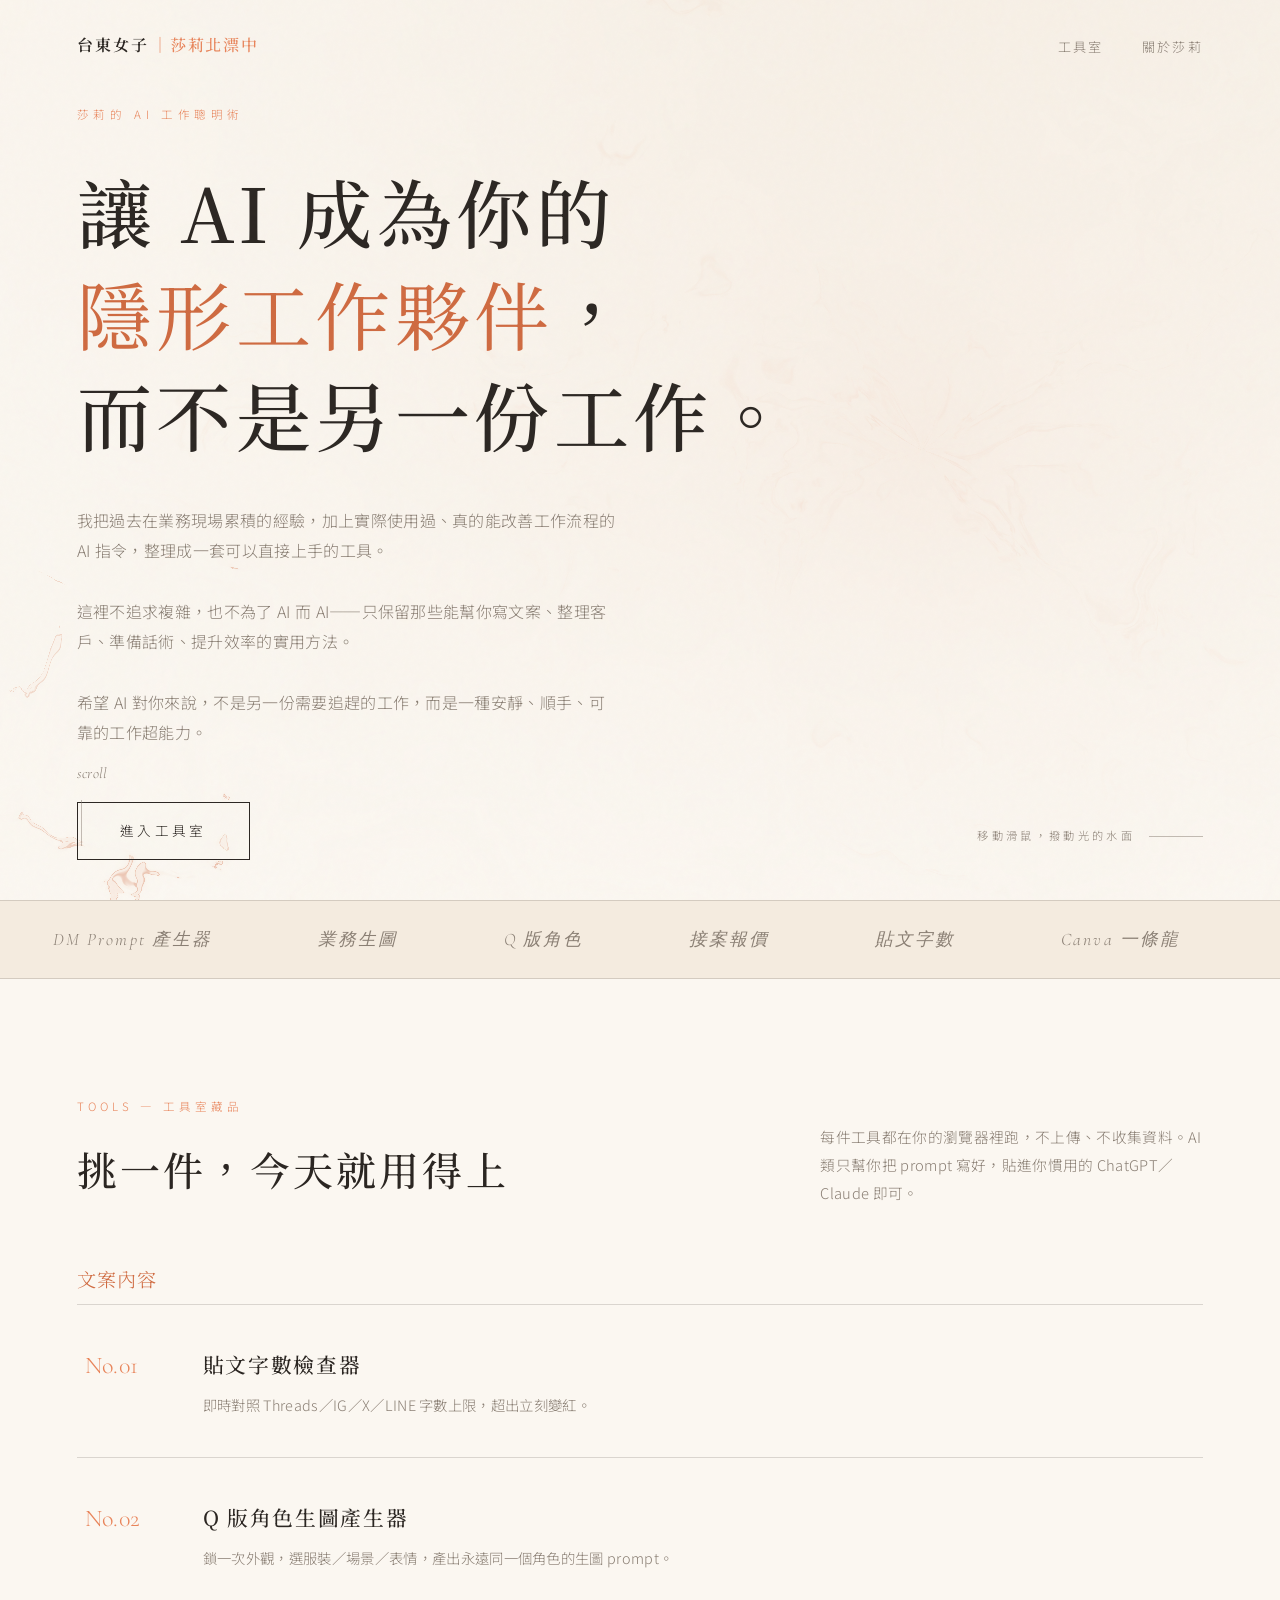
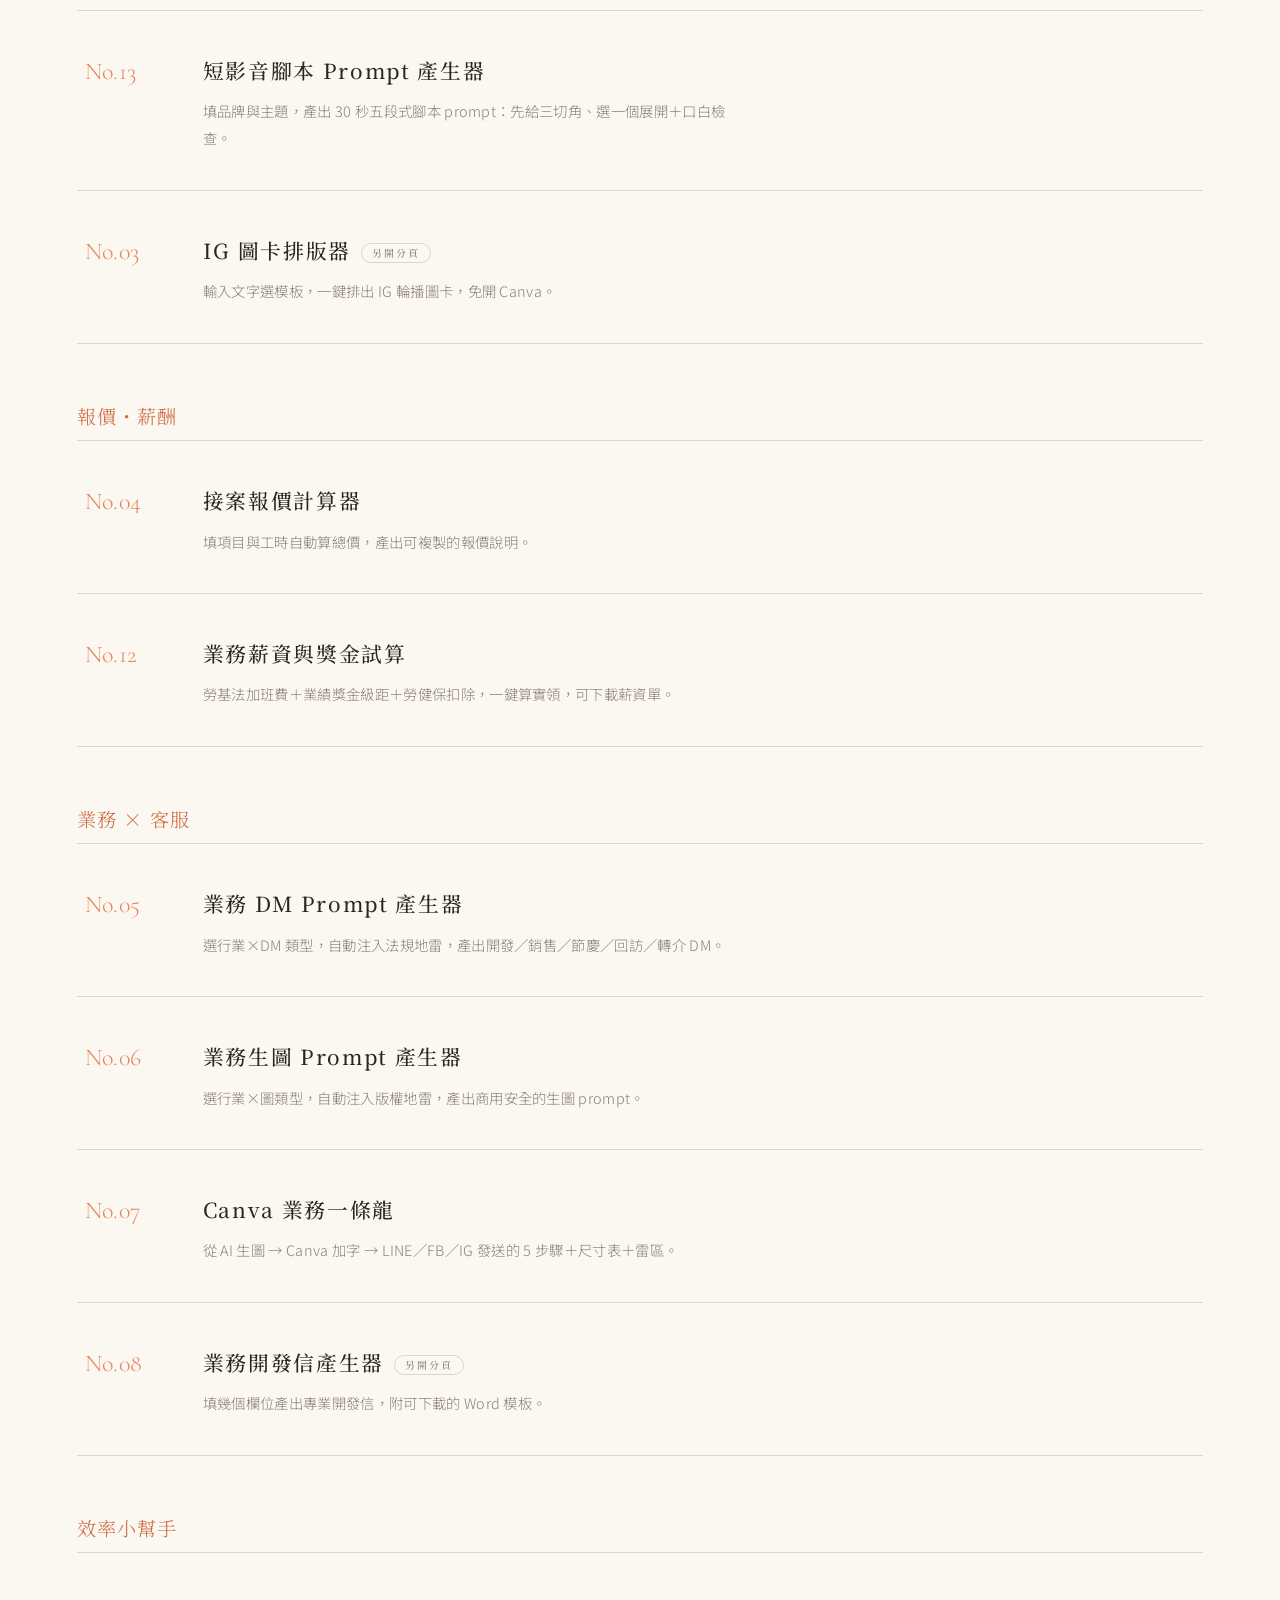
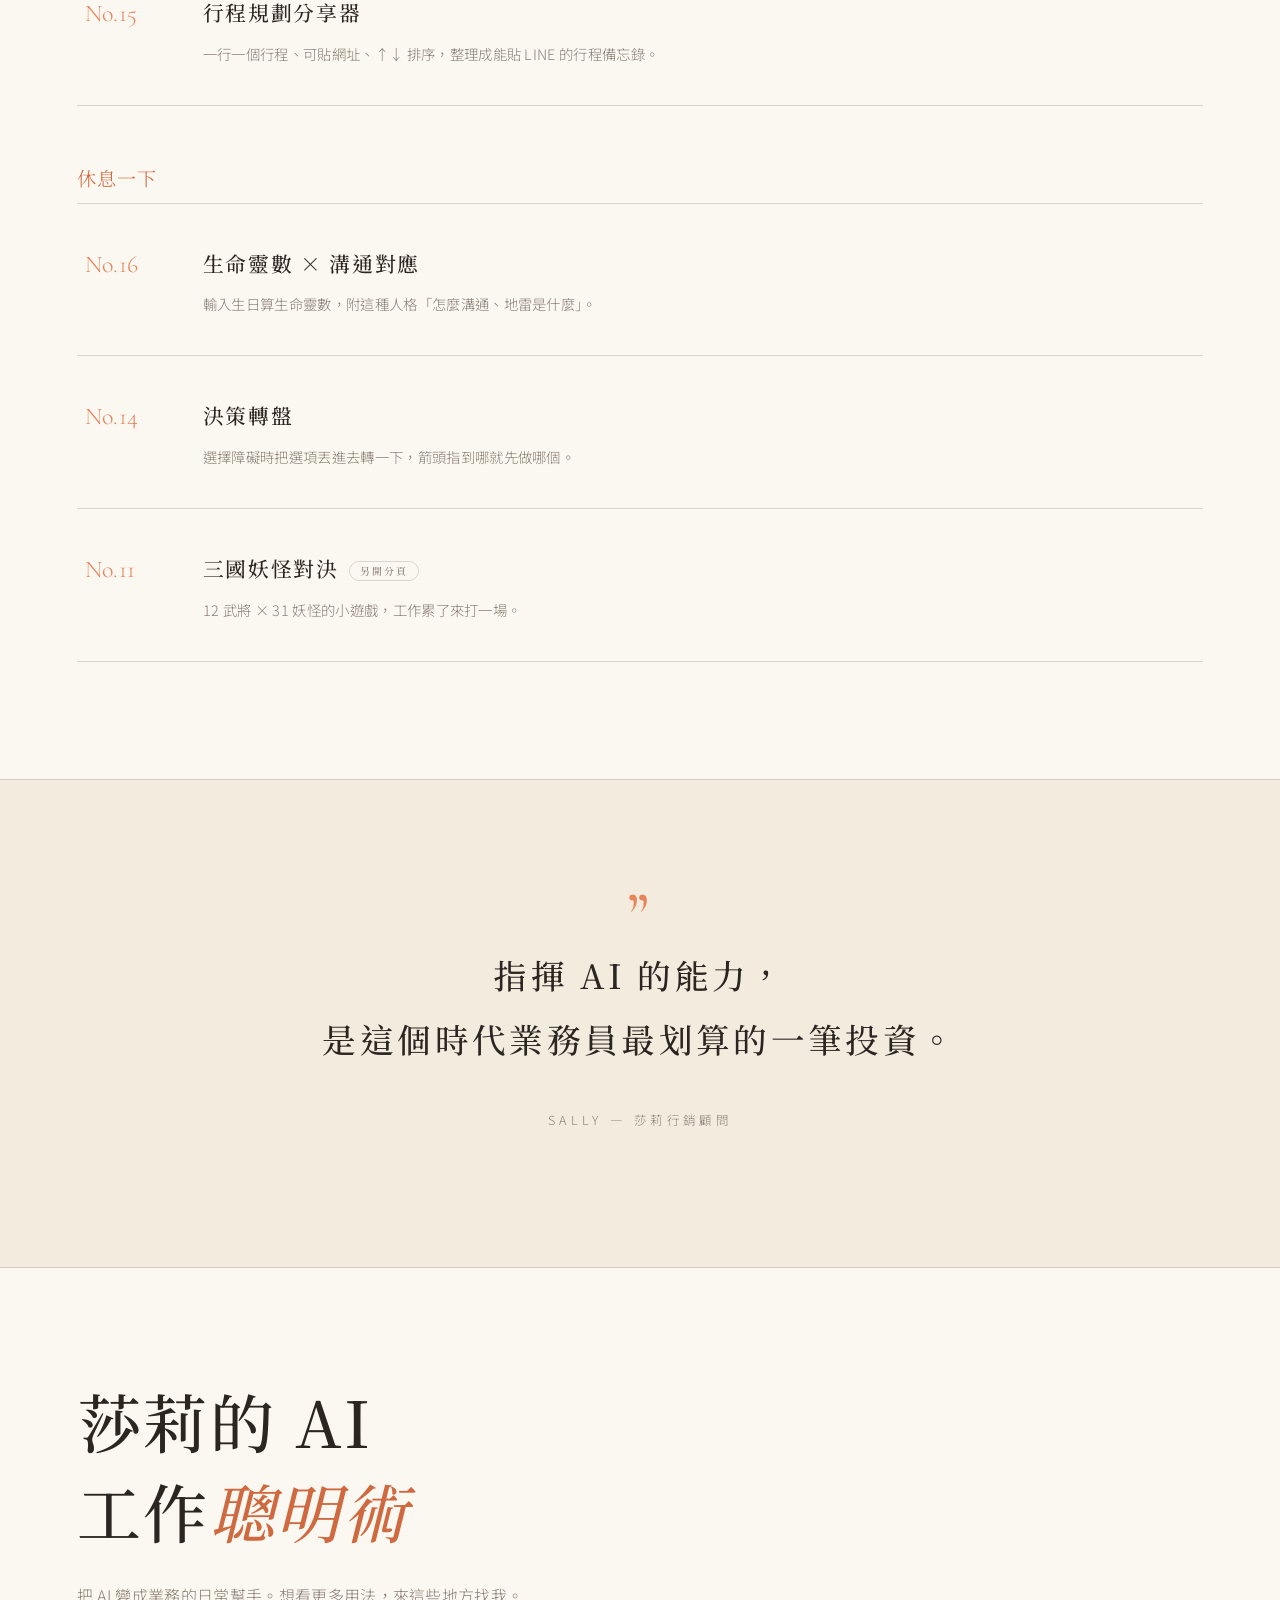
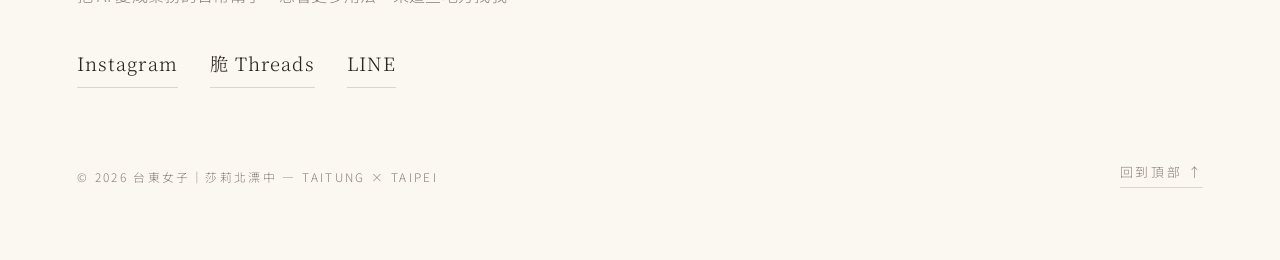
<file: index.html>
<!DOCTYPE html>
<html lang="zh-Hant">
<head>
<meta charset="UTF-8">
<meta name="viewport" content="width=device-width, initial-scale=1.0">
<title>莎莉 AI 工具室 — 為業務打造的安靜超能力</title>
<meta name="description" content="為保險、房仲、電信業務打造的 AI 工具室。每個工具都從真實銷售現場長出來，打開瀏覽器就能用，不用安裝、不收集資料。">
<meta property="og:title" content="莎莉 AI 工具室">
<meta property="og:description" content="把 AI 變成你的安靜超能力，而不是另一份工作。">
<link rel="preconnect" href="https://fonts.googleapis.com">
<link rel="preconnect" href="https://fonts.gstatic.com" crossorigin>
<link href="https://fonts.googleapis.com/css2?family=Cormorant+Garamond:ital,wght@0,400;0,500;0,600;1,400&family=Noto+Serif+TC:wght@400;500;600&family=Noto+Sans+TC:wght@300;400;500&display=swap" rel="stylesheet">
<link rel="stylesheet" href="assets/atelier.css">
</head>
<body>

<nav>
  <a class="logo" href="index.html">台東女子<em>｜莎莉北漂中</em></a>
  <ul>
    <li><a class="lk" href="#tools">工具室</a></li>
    <li><a class="lk" href="https://www.instagram.com/sally.sales.ttt" target="_blank" rel="noopener">關於莎莉</a></li>
  </ul>
</nav>

<section class="hero">
  <canvas id="silk"></canvas>
  <div class="hero-content">
    <div class="hero-label">莎莉的 AI 工作聰明術</div>
    <h1>讓 AI 成為你的<br><span class="it" style="font-family:var(--brush);font-style:normal">隱形工作夥伴</span>，<br>而不是另一份工作。</h1>
    <p>我把過去在業務現場累積的經驗，加上實際使用過、真的能改善工作流程的 AI 指令，整理成一套可以直接上手的工具。<br><br>這裡不追求複雜，也不為了 AI 而 AI——只保留那些能幫你寫文案、整理客戶、準備話術、提升效率的實用方法。<br><br>希望 AI 對你來說，不是另一份需要追趕的工作，而是一種安靜、順手、可靠的工作超能力。</p>
    <div class="hero-cta">
      <a class="btn" href="#tools">進入工具室</a>
    </div>
  </div>
  <div class="scroll-cue">scroll</div>
  <div class="hero-hint">移動滑鼠，撥動光的水面<span class="line"></span></div>
</section>

<div class="strip">
  <div class="strip-inner">
    <span>DM Prompt 產生器</span><span>業務生圖</span><span>Q 版角色</span><span>接案報價</span><span>貼文字數</span><span>Canva 一條龍</span><span>DM Prompt 產生器</span><span>業務生圖</span><span>Q 版角色</span><span>接案報價</span><span>貼文字數</span><span>Canva 一條龍</span>
  </div>
</div>

<section class="tools" id="tools">
  <div class="sec-head">
    <div><div class="idx">TOOLS — 工具室藏品</div><h2>挑一件，今天就用得上</h2></div>
    <p>每件工具都在你的瀏覽器裡跑，不上傳、不收集資料。AI 類只幫你把 prompt 寫好，貼進你慣用的 ChatGPT／Claude 即可。</p>
  </div>

  <div class="cat-label">文案內容</div>
  <div class="tool-list">
    <a class="tool" href="tools/word-count.html"><span class="no">No.01</span><div><h3>貼文字數檢查器</h3><div class="desc">即時對照 Threads／IG／X／LINE 字數上限，超出立刻變紅。</div></div><span class="arrow">→</span></a>
    <a class="tool" href="tools/chibi-maker.html"><span class="no">No.02</span><div><h3>Q 版角色生圖產生器</h3><div class="desc">鎖一次外觀，選服裝／場景／表情，產出永遠同一個角色的生圖 prompt。</div></div><span class="arrow">→</span></a>
    <a class="tool" href="tools/video-script.html"><span class="no">No.13</span><div><h3>短影音腳本 Prompt 產生器</h3><div class="desc">填品牌與主題，產出 30 秒五段式腳本 prompt：先給三切角、選一個展開＋口白檢查。</div></div><span class="arrow">→</span></a>
    <a class="tool" href="https://sally-ig-cards.vercel.app" target="_blank" rel="noopener"><span class="no">No.03</span><div><h3>IG 圖卡排版器<span class="ext">另開分頁</span></h3><div class="desc">輸入文字選模板，一鍵排出 IG 輪播圖卡，免開 Canva。</div></div><span class="arrow">→</span></a>
  </div>

  <div class="cat-label">報價・薪酬</div>
  <div class="tool-list">
    <a class="tool" href="tools/quote-calc.html"><span class="no">No.04</span><div><h3>接案報價計算器</h3><div class="desc">填項目與工時自動算總價，產出可複製的報價說明。</div></div><span class="arrow">→</span></a>
    <a class="tool" href="tools/salary.html"><span class="no">No.12</span><div><h3>業務薪資與獎金試算</h3><div class="desc">勞基法加班費＋業績獎金級距＋勞健保扣除，一鍵算實領，可下載薪資單。</div></div><span class="arrow">→</span></a>
  </div>

  <div class="cat-label">業務 × 客服</div>
  <div class="tool-list">
    <a class="tool" href="tools/dm-builder.html"><span class="no">No.05</span><div><h3>業務 DM Prompt 產生器</h3><div class="desc">選行業×DM 類型，自動注入法規地雷，產出開發／銷售／節慶／回訪／轉介 DM。</div></div><span class="arrow">→</span></a>
    <a class="tool" href="tools/image-builder.html"><span class="no">No.06</span><div><h3>業務生圖 Prompt 產生器</h3><div class="desc">選行業×圖類型，自動注入版權地雷，產出商用安全的生圖 prompt。</div></div><span class="arrow">→</span></a>
    <a class="tool" href="tools/canva-sop.html"><span class="no">No.07</span><div><h3>Canva 業務一條龍</h3><div class="desc">從 AI 生圖 → Canva 加字 → LINE／FB／IG 發送的 5 步驟＋尺寸表＋雷區。</div></div><span class="arrow">→</span></a>
    <a class="tool" href="https://dev-letter-tool.vercel.app" target="_blank" rel="noopener"><span class="no">No.08</span><div><h3>業務開發信產生器<span class="ext">另開分頁</span></h3><div class="desc">填幾個欄位產出專業開發信，附可下載的 Word 模板。</div></div><span class="arrow">→</span></a>
  </div>

  <div class="cat-label">效率小幫手</div>
  <div class="tool-list">
    <a class="tool" href="tools/itinerary.html"><span class="no">No.15</span><div><h3>行程規劃分享器</h3><div class="desc">一行一個行程、可貼網址、↑↓ 排序，整理成能貼 LINE 的行程備忘錄。</div></div><span class="arrow">→</span></a>
  </div>

  <div class="cat-label">休息一下</div>
  <div class="tool-list">
    <a class="tool" href="tools/numerology.html"><span class="no">No.16</span><div><h3>生命靈數 × 溝通對應</h3><div class="desc">輸入生日算生命靈數，附這種人格「怎麼溝通、地雷是什麼」。</div></div><span class="arrow">→</span></a>
    <a class="tool" href="tools/decision-wheel.html"><span class="no">No.14</span><div><h3>決策轉盤</h3><div class="desc">選擇障礙時把選項丟進去轉一下，箭頭指到哪就先做哪個。</div></div><span class="arrow">→</span></a>
    <a class="tool" href="https://sallys-sanguo.vercel.app" target="_blank" rel="noopener"><span class="no">No.11</span><div><h3>三國妖怪對決<span class="ext">另開分頁</span></h3><div class="desc">12 武將 × 31 妖怪的小遊戲，工作累了來打一場。</div></div><span class="arrow">→</span></a>
  </div>
</section>

<section class="quote">
  <blockquote><span class="mark">”</span>指揮 AI 的能力，<br>是這個時代業務員最划算的一筆投資。</blockquote>
  <cite>SALLY — 莎莉行銷顧問</cite>
</section>

<footer id="join">
  <div class="big">莎莉的 AI<br>工作<em>聰明術</em></div>
  <p style="color:var(--ink-soft);max-width:30em;margin-top:24px">把 AI 變成業務的日常幫手。想看更多用法，來這些地方找我。</p>
  <div class="socials">
    <a href="https://www.instagram.com/sally.sales.ttt" target="_blank" rel="noopener">Instagram</a>
    <a href="https://www.threads.net/@sally.sales.ttt" target="_blank" rel="noopener">脆 Threads</a>
    <a id="cta-line" href="https://lin.ee/RuHfSIS" target="_blank" rel="noopener">LINE</a>
  </div>
  <div class="foot-row">
    <small>© 2026 台東女子｜莎莉北漂中 — TAITUNG × TAIPEI</small>
    <a class="top" href="#">回到頂部 ↑</a>
  </div>
</footer>

<script src="assets/silk.js"></script>
</body>
</html>
</file>
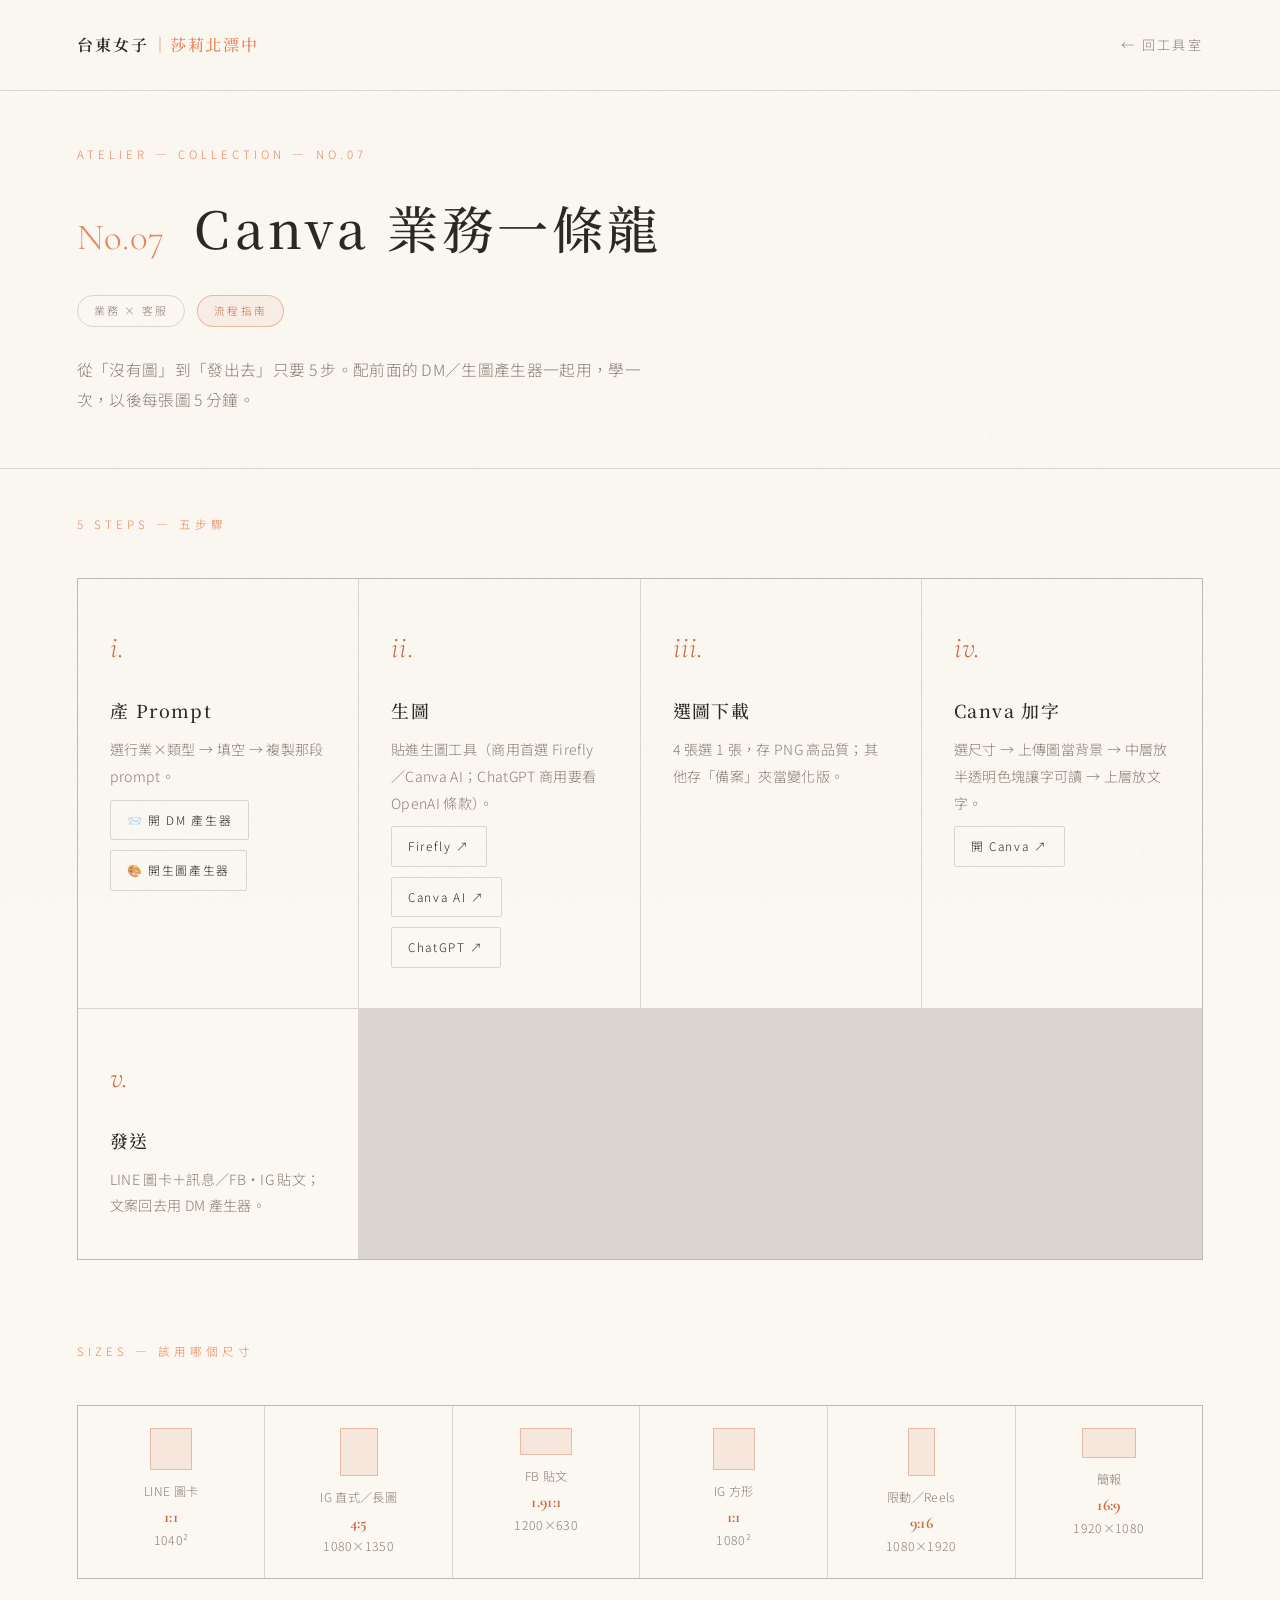
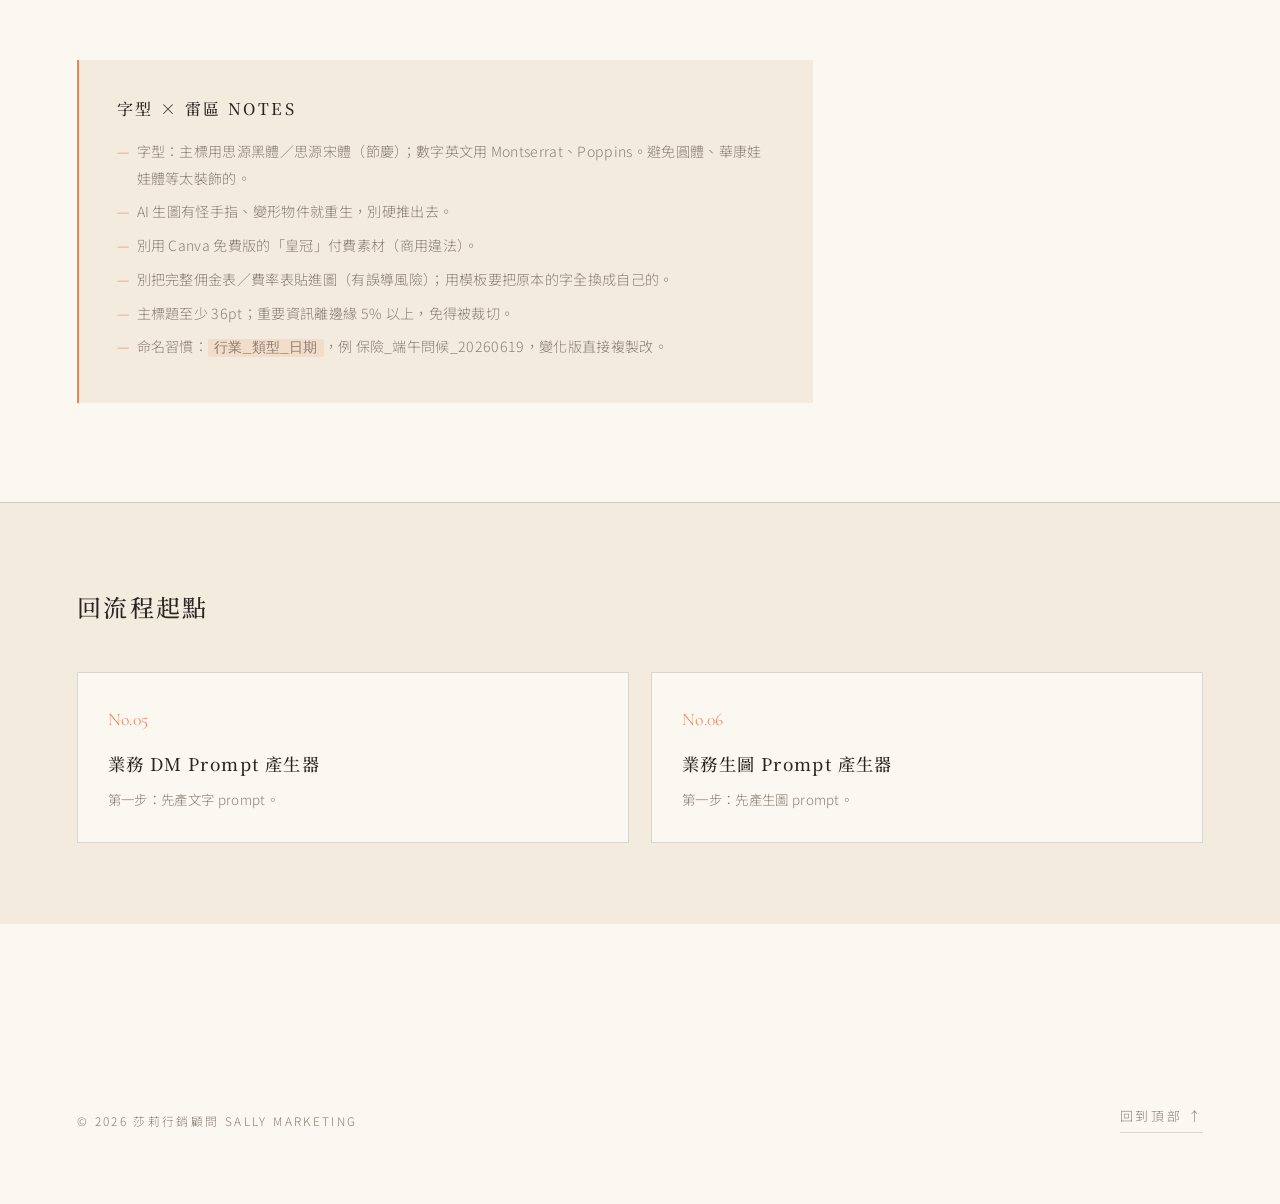
<file: tools/canva-sop.html>
<!DOCTYPE html>
<html lang="zh-Hant">
<head>
<meta charset="UTF-8">
<meta name="viewport" content="width=device-width, initial-scale=1.0">
<title>Canva 業務一條龍 — 莎莉 AI 工具室</title>
<link rel="preconnect" href="https://fonts.googleapis.com"><link rel="preconnect" href="https://fonts.gstatic.com" crossorigin>
<link href="https://fonts.googleapis.com/css2?family=Cormorant+Garamond:ital,wght@0,400;0,500;0,600;1,400&family=Noto+Serif+TC:wght@400;500;600&family=Noto+Sans+TC:wght@300;400;500&display=swap" rel="stylesheet">
<link rel="stylesheet" href="../assets/atelier.css">
<style>
  .sop-btn{display:inline-block;margin:10px 8px 0 0;font-family:inherit;font-size:.74rem;letter-spacing:.14em;
    text-decoration:none;border:1px solid var(--line);border-radius:2px;padding:8px 16px;color:var(--ink);transition:.3s}
  .sop-btn:hover{border-color:var(--ocean);color:var(--ocean)}
  .sizes{display:grid;grid-template-columns:repeat(auto-fit,minmax(130px,1fr));gap:1px;background:var(--line);border:1px solid var(--line)}
  .size{background:var(--cream);padding:22px 14px;text-align:center;font-size:.76rem;color:var(--ink-soft);line-height:1.6}
  .size .box{margin:0 auto 12px;background:rgba(207,106,64,.12);border:1px solid rgba(207,106,64,.35)}
  .size b{font-family:'Cormorant Garamond',serif;color:var(--ocean);font-size:1rem;display:block;margin-top:4px}
</style>
</head>
<body>
<nav><a class="logo" href="../index.html">台東女子<em>｜莎莉北漂中</em></a><a class="back" href="../index.html">← 回工具室</a></nav>

<header class="tool-head">
  <div class="crumb"><a href="../index.html">Atelier</a> — Collection — No.07</div>
  <div class="head-row"><span class="no">No.07</span><h1>Canva 業務一條龍</h1></div>
  <div class="meta-row"><span class="cat-tag">業務 × 客服</span><span class="status">流程指南</span></div>
  <p class="lead">從「沒有圖」到「發出去」只要 5 步。配前面的 DM／生圖產生器一起用，學一次，以後每張圖 5 分鐘。</p>
</header>

<section class="steps">
  <div class="sec-label">5 STEPS — 五步驟</div>
  <div class="step-grid">
    <div class="step"><div class="n">i.</div><h3>產 Prompt</h3><p>選行業×類型 → 填空 → 複製那段 prompt。</p>
      <a class="sop-btn" href="dm-builder.html">📨 開 DM 產生器</a><a class="sop-btn" href="image-builder.html">🎨 開生圖產生器</a></div>
    <div class="step"><div class="n">ii.</div><h3>生圖</h3><p>貼進生圖工具（商用首選 Firefly／Canva AI；ChatGPT 商用要看 OpenAI 條款）。</p>
      <a class="sop-btn" href="https://firefly.adobe.com" target="_blank" rel="noopener">Firefly ↗</a><a class="sop-btn" href="https://www.canva.com" target="_blank" rel="noopener">Canva AI ↗</a><a class="sop-btn" href="https://chatgpt.com" target="_blank" rel="noopener">ChatGPT ↗</a></div>
    <div class="step"><div class="n">iii.</div><h3>選圖下載</h3><p>4 張選 1 張，存 PNG 高品質；其他存「備案」夾當變化版。</p></div>
    <div class="step"><div class="n">iv.</div><h3>Canva 加字</h3><p>選尺寸 → 上傳圖當背景 → 中層放半透明色塊讓字可讀 → 上層放文字。</p>
      <a class="sop-btn" href="https://www.canva.com" target="_blank" rel="noopener">開 Canva ↗</a></div>
    <div class="step"><div class="n">v.</div><h3>發送</h3><p>LINE 圖卡＋訊息／FB·IG 貼文；文案回去用 DM 產生器。</p></div>
  </div>
</section>

<section class="steps" style="padding-top:0">
  <div class="sec-label">SIZES — 該用哪個尺寸</div>
  <div class="sizes">
    <div class="size"><div class="box" style="width:42px;height:42px"></div>LINE 圖卡<b>1:1</b>1040²</div>
    <div class="size"><div class="box" style="width:38px;height:48px"></div>IG 直式／長圖<b>4:5</b>1080×1350</div>
    <div class="size"><div class="box" style="width:52px;height:27px"></div>FB 貼文<b>1.91:1</b>1200×630</div>
    <div class="size"><div class="box" style="width:42px;height:42px"></div>IG 方形<b>1:1</b>1080²</div>
    <div class="size"><div class="box" style="width:27px;height:48px"></div>限動／Reels<b>9:16</b>1080×1920</div>
    <div class="size"><div class="box" style="width:54px;height:30px"></div>簡報<b>16:9</b>1920×1080</div>
  </div>
</section>

<section class="notes"><div class="note-box"><h4>字型 × 雷區 NOTES</h4><ul>
  <li>字型：主標用思源黑體／思源宋體（節慶）；數字英文用 Montserrat、Poppins。避免圓體、華康娃娃體等太裝飾的。</li>
  <li>AI 生圖有怪手指、變形物件就重生，別硬推出去。</li>
  <li>別用 Canva 免費版的「皇冠」付費素材（商用違法）。</li>
  <li>別把完整佣金表／費率表貼進圖（有誤導風險）；用模板要把原本的字全換成自己的。</li>
  <li>主標題至少 36pt；重要資訊離邊緣 5% 以上，免得被裁切。</li>
  <li>命名習慣：<code style="background:rgba(232,132,90,.15);padding:1px 6px;border-radius:2px">行業_類型_日期</code>，例 保險_端午問候_20260619，變化版直接複製改。</li>
</ul></div></section>

<section class="next-sec"><h2>回流程起點</h2><div class="next-grid">
  <a class="next-card" href="dm-builder.html"><div class="no">No.05</div><h3>業務 DM Prompt 產生器</h3><p>第一步：先產文字 prompt。</p></a>
  <a class="next-card" href="image-builder.html"><div class="no">No.06</div><h3>業務生圖 Prompt 產生器</h3><p>第一步：先產生圖 prompt。</p></a>
</div></section>

<footer><div class="foot-row"><small>© 2026 莎莉行銷顧問 SALLY MARKETING</small><a class="top" href="#">回到頂部 ↑</a></div></footer>

<script src="../assets/silk.js"></script>
</body>
</html>
</file>
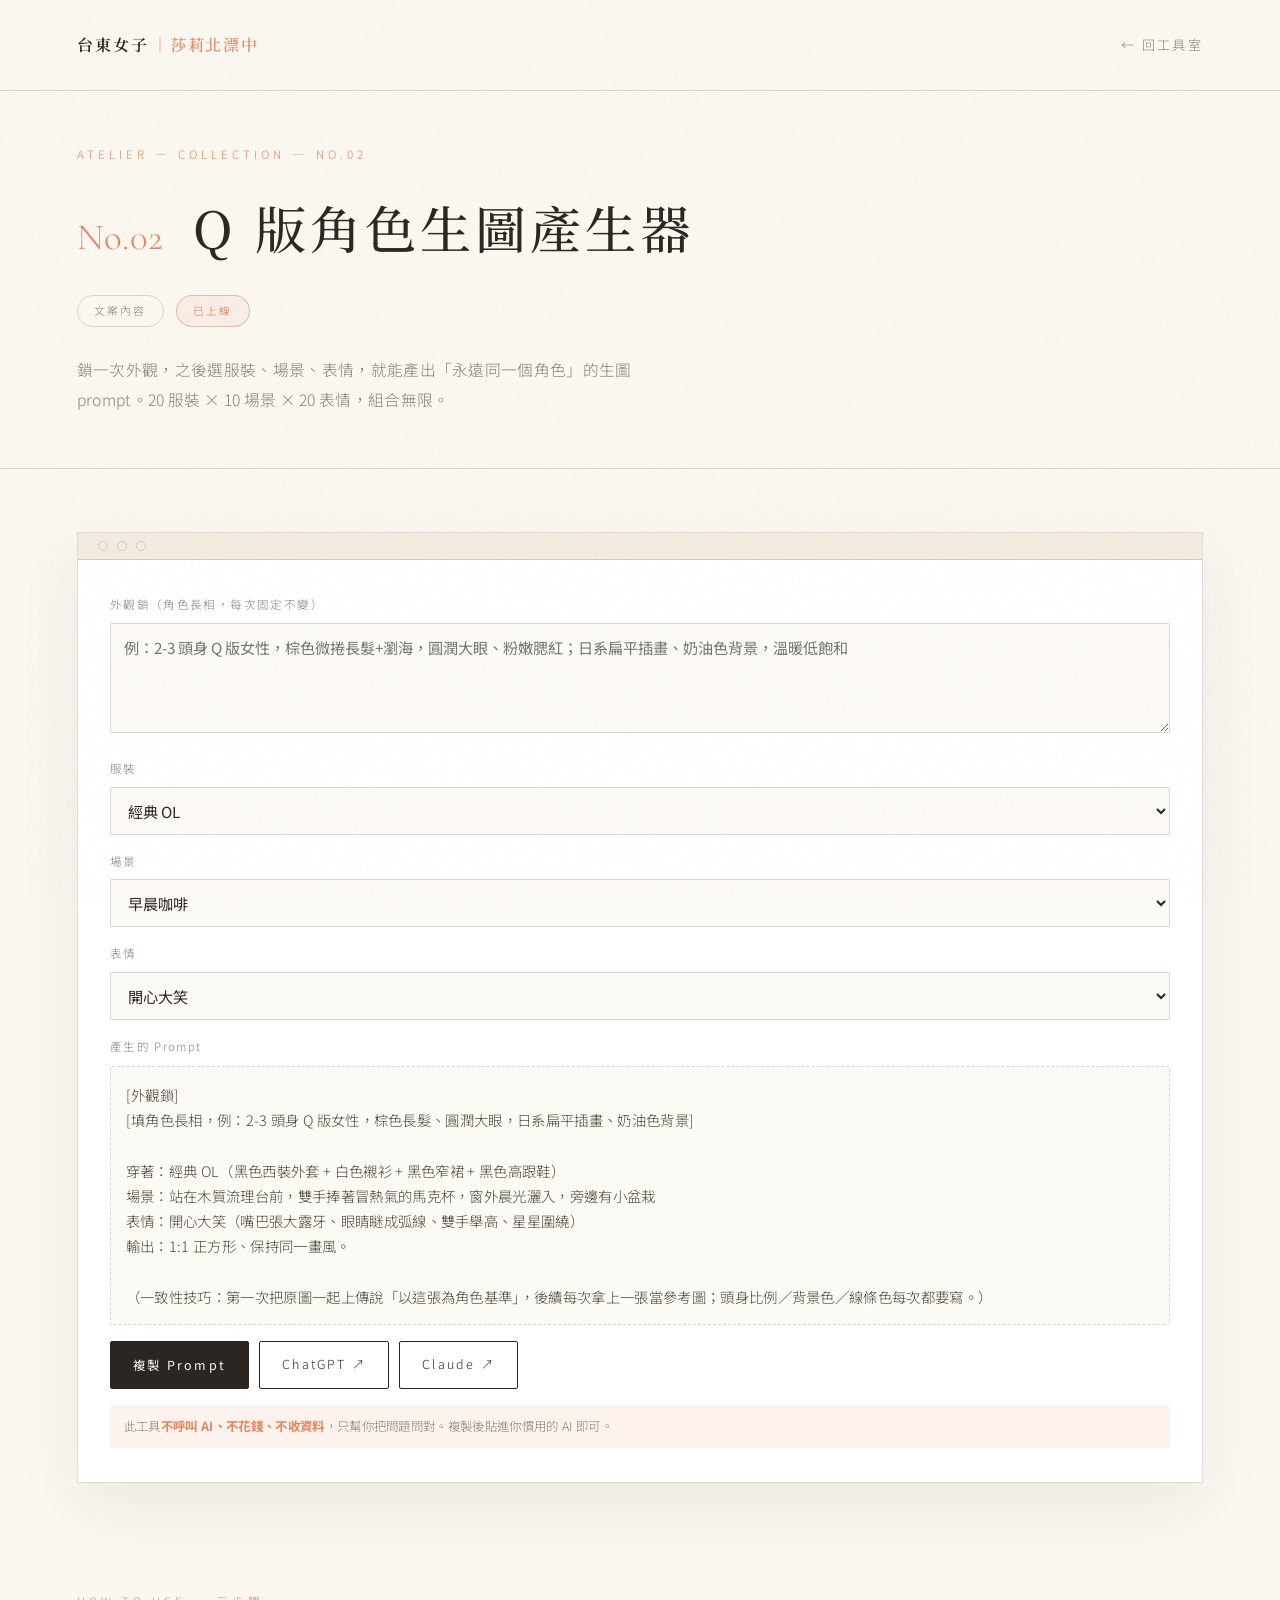
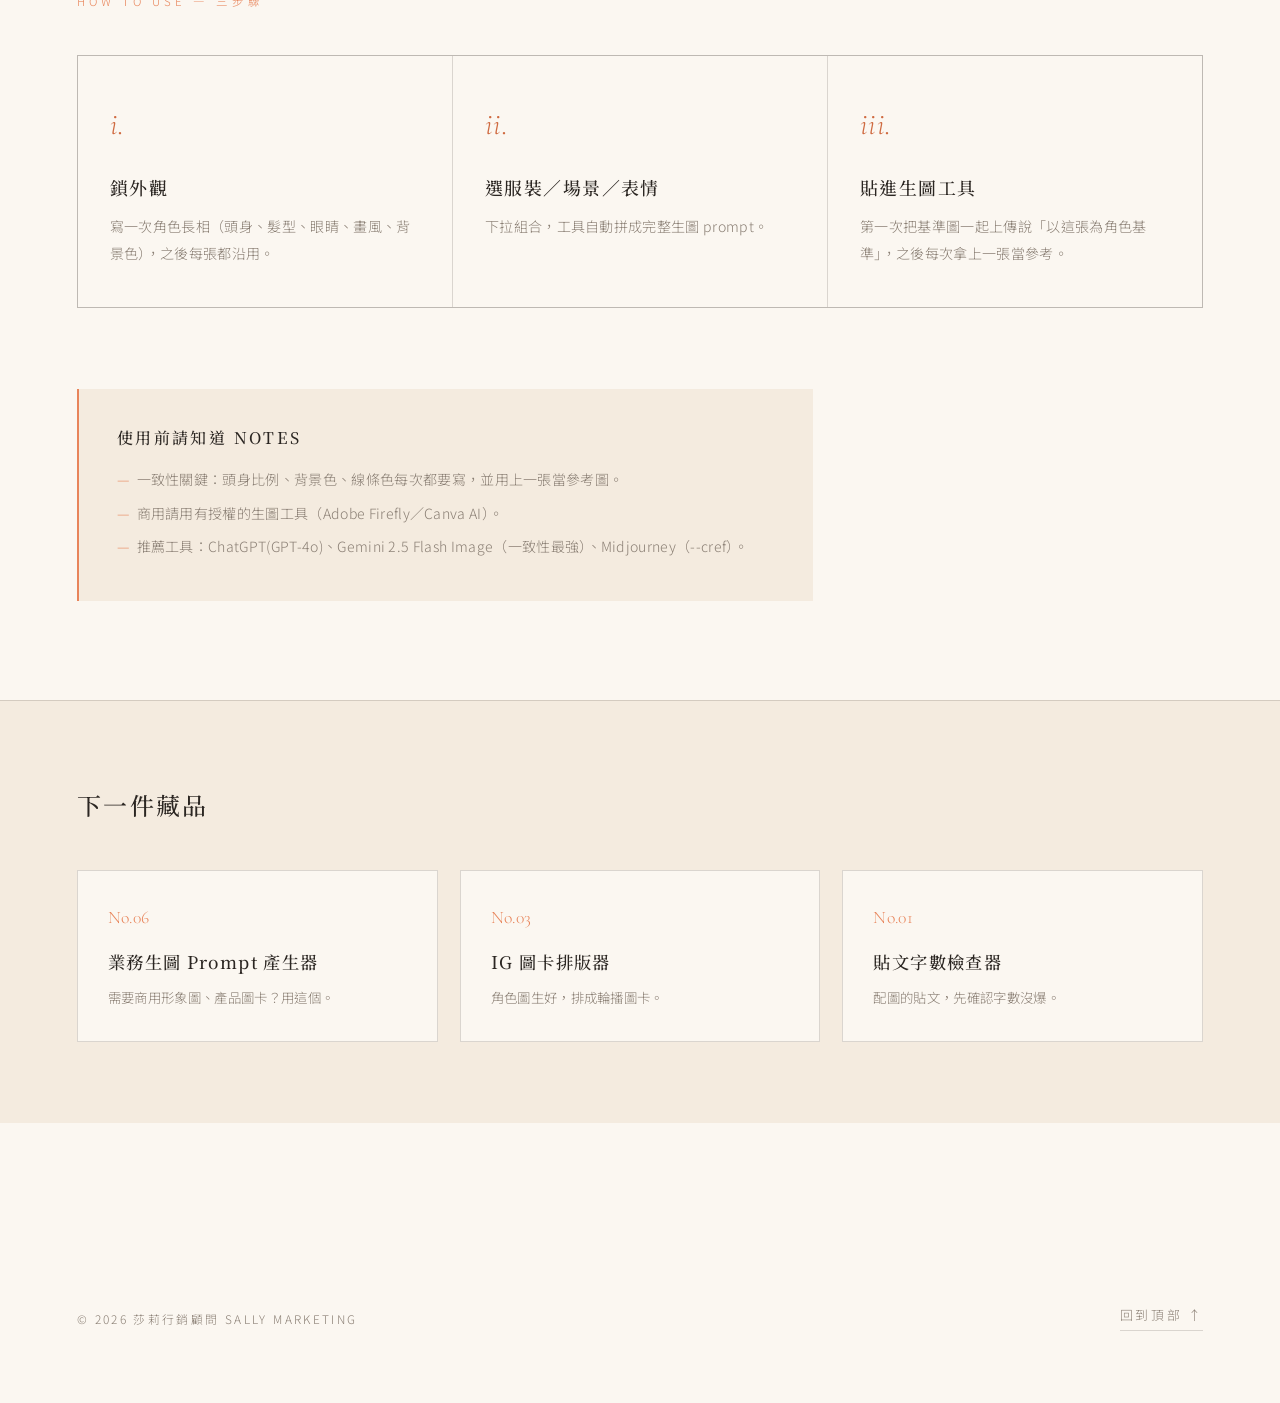
<file: tools/chibi-maker.html>
<!DOCTYPE html>
<html lang="zh-Hant">
<head>
<meta charset="UTF-8">
<meta name="viewport" content="width=device-width, initial-scale=1.0">
<title>Q 版角色生圖產生器 — 莎莉 AI 工具室</title>
<link rel="preconnect" href="https://fonts.googleapis.com"><link rel="preconnect" href="https://fonts.gstatic.com" crossorigin>
<link href="https://fonts.googleapis.com/css2?family=Cormorant+Garamond:ital,wght@0,400;0,500;0,600;1,400&family=Noto+Serif+TC:wght@400;500;600&family=Noto+Sans+TC:wght@300;400;500&display=swap" rel="stylesheet">
<link rel="stylesheet" href="../assets/atelier.css">
</head>
<body>
<nav><a class="logo" href="../index.html">台東女子<em>｜莎莉北漂中</em></a><a class="back" href="../index.html">← 回工具室</a></nav>

<header class="tool-head">
  <div class="crumb"><a href="../index.html">Atelier</a> — Collection — No.02</div>
  <div class="head-row"><span class="no">No.02</span><h1>Q 版角色生圖產生器</h1></div>
  <div class="meta-row"><span class="cat-tag">文案內容</span><span class="status">已上線</span></div>
  <p class="lead">鎖一次外觀，之後選服裝、場景、表情，就能產出「永遠同一個角色」的生圖 prompt。20 服裝 × 10 場景 × 20 表情，組合無限。</p>
</header>

<section class="embed-sec">
  <div class="embed-frame">
    <div class="bar"><i></i><i></i><i></i><span>chibi-maker</span></div>
    <div class="tool-mount" id="mount"></div>
  </div>
</section>

<section class="steps">
  <div class="sec-label">HOW TO USE — 三步驟</div>
  <div class="step-grid">
    <div class="step"><div class="n">i.</div><h3>鎖外觀</h3><p>寫一次角色長相（頭身、髮型、眼睛、畫風、背景色），之後每張都沿用。</p></div>
    <div class="step"><div class="n">ii.</div><h3>選服裝／場景／表情</h3><p>下拉組合，工具自動拼成完整生圖 prompt。</p></div>
    <div class="step"><div class="n">iii.</div><h3>貼進生圖工具</h3><p>第一次把基準圖一起上傳說「以這張為角色基準」，之後每次拿上一張當參考。</p></div>
  </div>
</section>

<section class="notes"><div class="note-box"><h4>使用前請知道 NOTES</h4><ul>
  <li>一致性關鍵：頭身比例、背景色、線條色每次都要寫，並用上一張當參考圖。</li>
  <li>商用請用有授權的生圖工具（Adobe Firefly／Canva AI）。</li>
  <li>推薦工具：ChatGPT(GPT-4o)、Gemini 2.5 Flash Image（一致性最強）、Midjourney（--cref）。</li>
</ul></div></section>

<section class="next-sec"><h2>下一件藏品</h2><div class="next-grid">
  <a class="next-card" href="image-builder.html"><div class="no">No.06</div><h3>業務生圖 Prompt 產生器</h3><p>需要商用形象圖、產品圖卡？用這個。</p></a>
  <a class="next-card" href="https://sally-ig-cards.vercel.app" target="_blank" rel="noopener"><div class="no">No.03</div><h3>IG 圖卡排版器</h3><p>角色圖生好，排成輪播圖卡。</p></a>
  <a class="next-card" href="word-count.html"><div class="no">No.01</div><h3>貼文字數檢查器</h3><p>配圖的貼文，先確認字數沒爆。</p></a>
</div></section>

<footer><div class="foot-row"><small>© 2026 莎莉行銷顧問 SALLY MARKETING</small><a class="top" href="#">回到頂部 ↑</a></div></footer>

<script src="../assets/tools.js"></script>
<script src="../assets/silk.js"></script>
<script>Atelier.prompt(document.getElementById('mount'), Atelier.CONFIGS.chibi);</script>
</body>
</html>
</file>
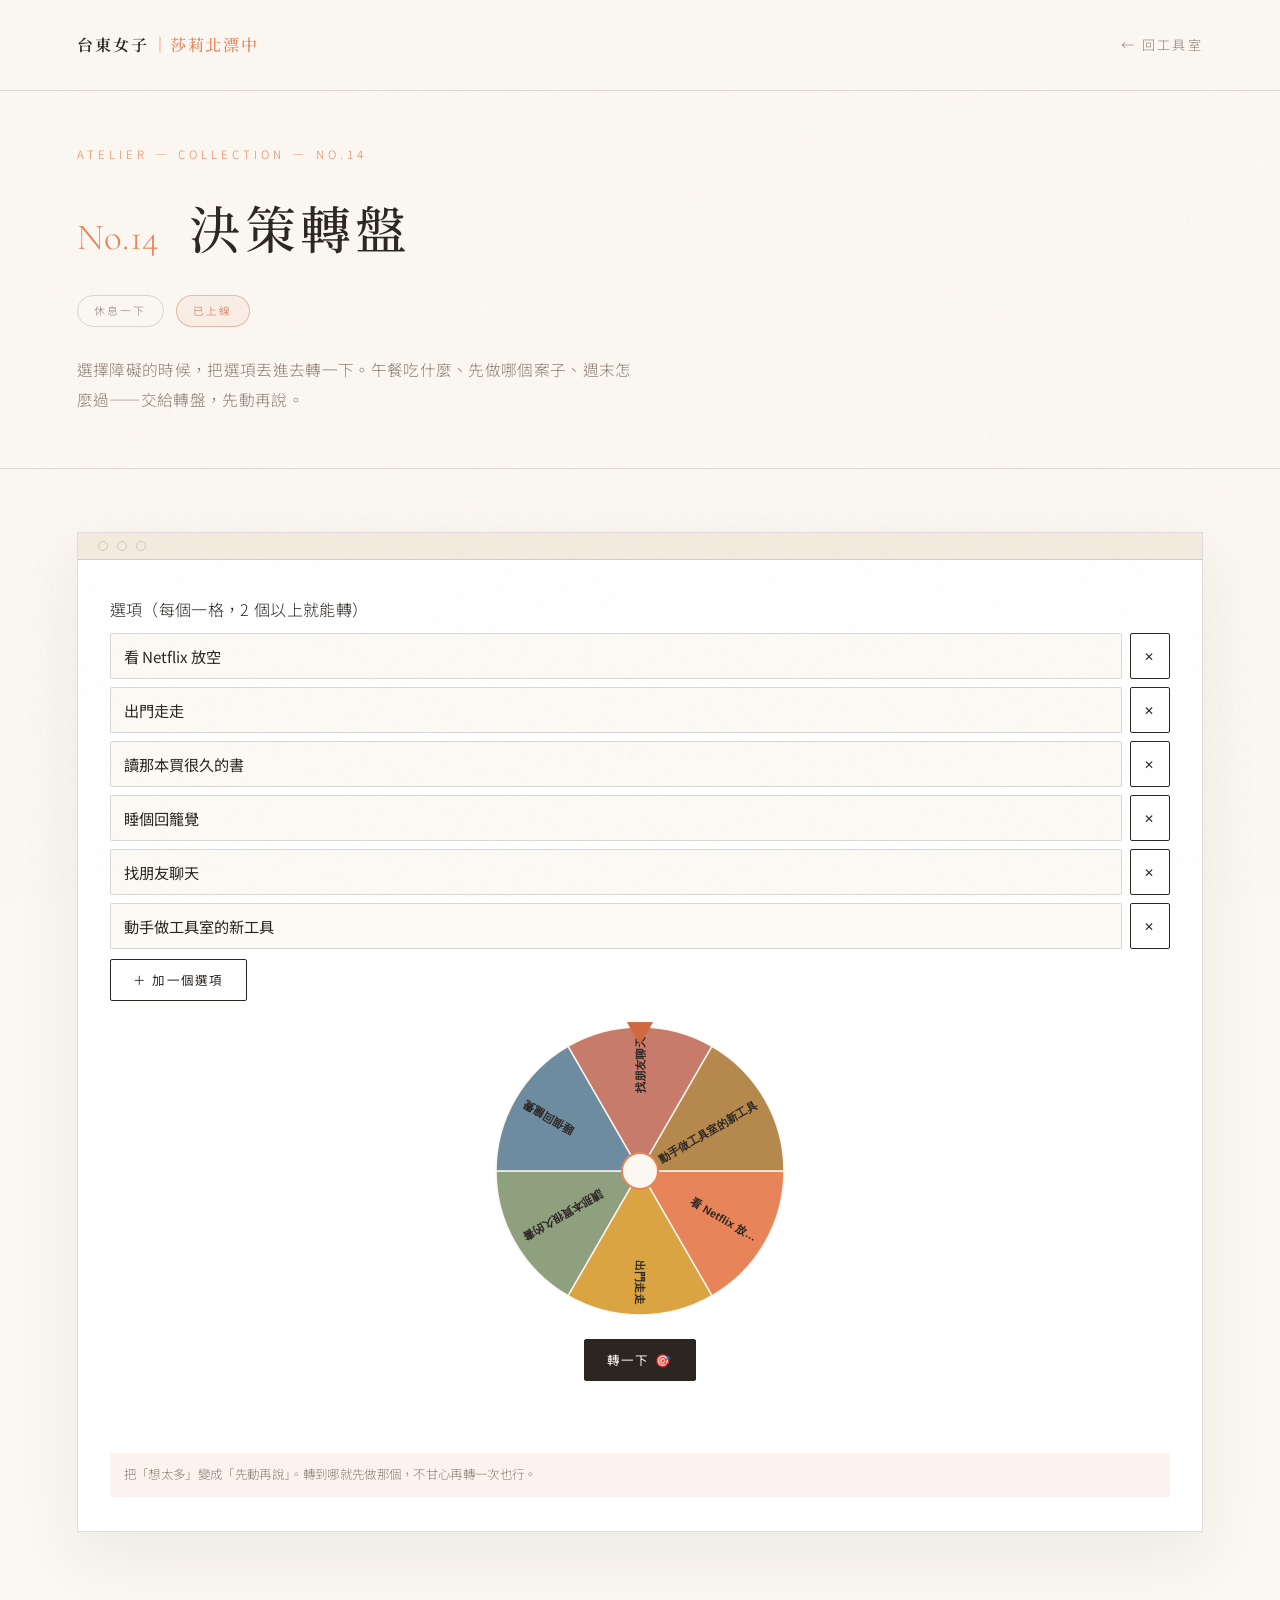
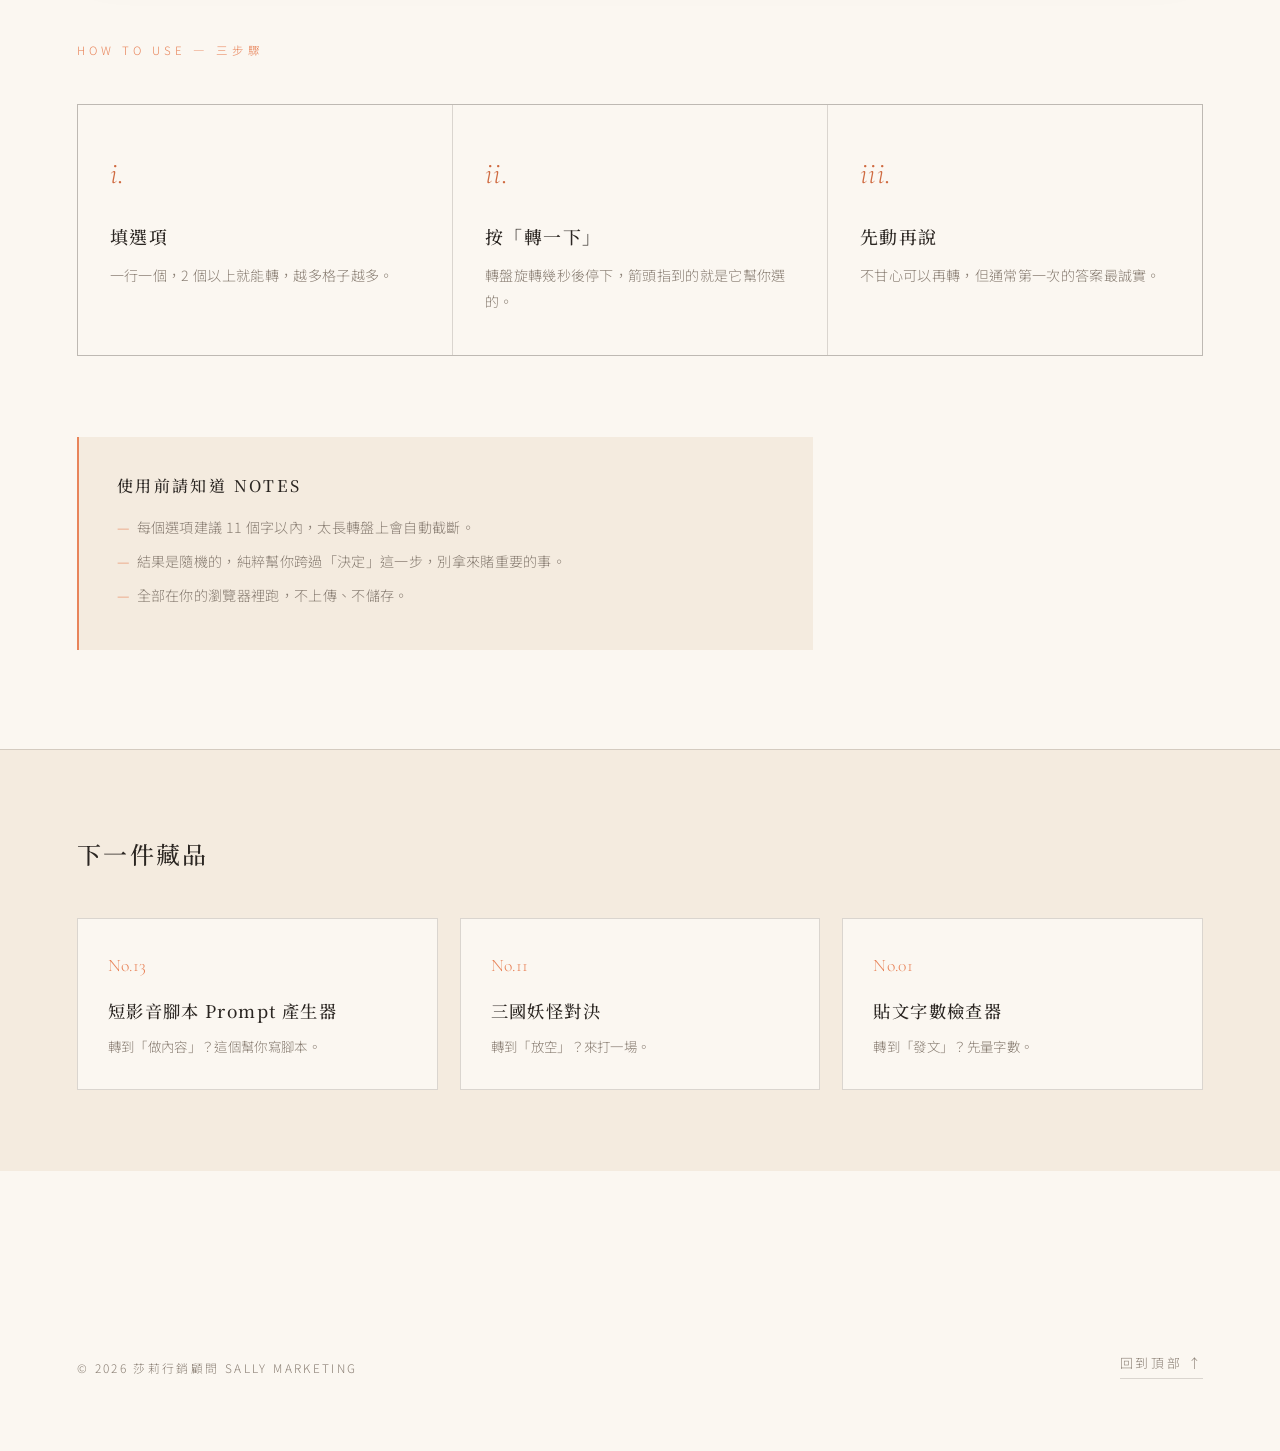
<file: tools/decision-wheel.html>
<!DOCTYPE html>
<html lang="zh-Hant">
<head>
<meta charset="UTF-8">
<meta name="viewport" content="width=device-width, initial-scale=1.0">
<title>決策轉盤 — 莎莉 AI 工具室</title>
<link rel="preconnect" href="https://fonts.googleapis.com"><link rel="preconnect" href="https://fonts.gstatic.com" crossorigin>
<link href="https://fonts.googleapis.com/css2?family=Cormorant+Garamond:ital,wght@0,400;0,500;0,600;1,400&family=Noto+Serif+TC:wght@400;500;600&family=Noto+Sans+TC:wght@300;400;500&display=swap" rel="stylesheet">
<link rel="stylesheet" href="../assets/atelier.css">
</head>
<body>
<nav><a class="logo" href="../index.html">台東女子<em>｜莎莉北漂中</em></a><a class="back" href="../index.html">← 回工具室</a></nav>

<header class="tool-head">
  <div class="crumb"><a href="../index.html">Atelier</a> — Collection — No.14</div>
  <div class="head-row"><span class="no">No.14</span><h1>決策轉盤</h1></div>
  <div class="meta-row"><span class="cat-tag">休息一下</span><span class="status">已上線</span></div>
  <p class="lead">選擇障礙的時候，把選項丟進去轉一下。午餐吃什麼、先做哪個案子、週末怎麼過——交給轉盤，先動再說。</p>
</header>

<section class="embed-sec">
  <div class="embed-frame">
    <div class="bar"><i></i><i></i><i></i><span>decision-wheel</span></div>
    <div class="tool-mount" id="mount"></div>
  </div>
</section>

<section class="steps">
  <div class="sec-label">HOW TO USE — 三步驟</div>
  <div class="step-grid">
    <div class="step"><div class="n">i.</div><h3>填選項</h3><p>一行一個，2 個以上就能轉，越多格子越多。</p></div>
    <div class="step"><div class="n">ii.</div><h3>按「轉一下」</h3><p>轉盤旋轉幾秒後停下，箭頭指到的就是它幫你選的。</p></div>
    <div class="step"><div class="n">iii.</div><h3>先動再說</h3><p>不甘心可以再轉，但通常第一次的答案最誠實。</p></div>
  </div>
</section>

<section class="notes"><div class="note-box"><h4>使用前請知道 NOTES</h4><ul>
  <li>每個選項建議 11 個字以內，太長轉盤上會自動截斷。</li>
  <li>結果是隨機的，純粹幫你跨過「決定」這一步，別拿來賭重要的事。</li>
  <li>全部在你的瀏覽器裡跑，不上傳、不儲存。</li>
</ul></div></section>

<section class="next-sec"><h2>下一件藏品</h2><div class="next-grid">
  <a class="next-card" href="video-script.html"><div class="no">No.13</div><h3>短影音腳本 Prompt 產生器</h3><p>轉到「做內容」？這個幫你寫腳本。</p></a>
  <a class="next-card" href="https://sallys-sanguo.vercel.app" target="_blank" rel="noopener"><div class="no">No.11</div><h3>三國妖怪對決</h3><p>轉到「放空」？來打一場。</p></a>
  <a class="next-card" href="word-count.html"><div class="no">No.01</div><h3>貼文字數檢查器</h3><p>轉到「發文」？先量字數。</p></a>
</div></section>

<footer><div class="foot-row"><small>© 2026 莎莉行銷顧問 SALLY MARKETING</small><a class="top" href="#">回到頂部 ↑</a></div></footer>

<script src="../assets/tools.js"></script>
<script src="../assets/silk.js"></script>
<script>Atelier.wheel(document.getElementById('mount'));</script>
</body>
</html>
</file>
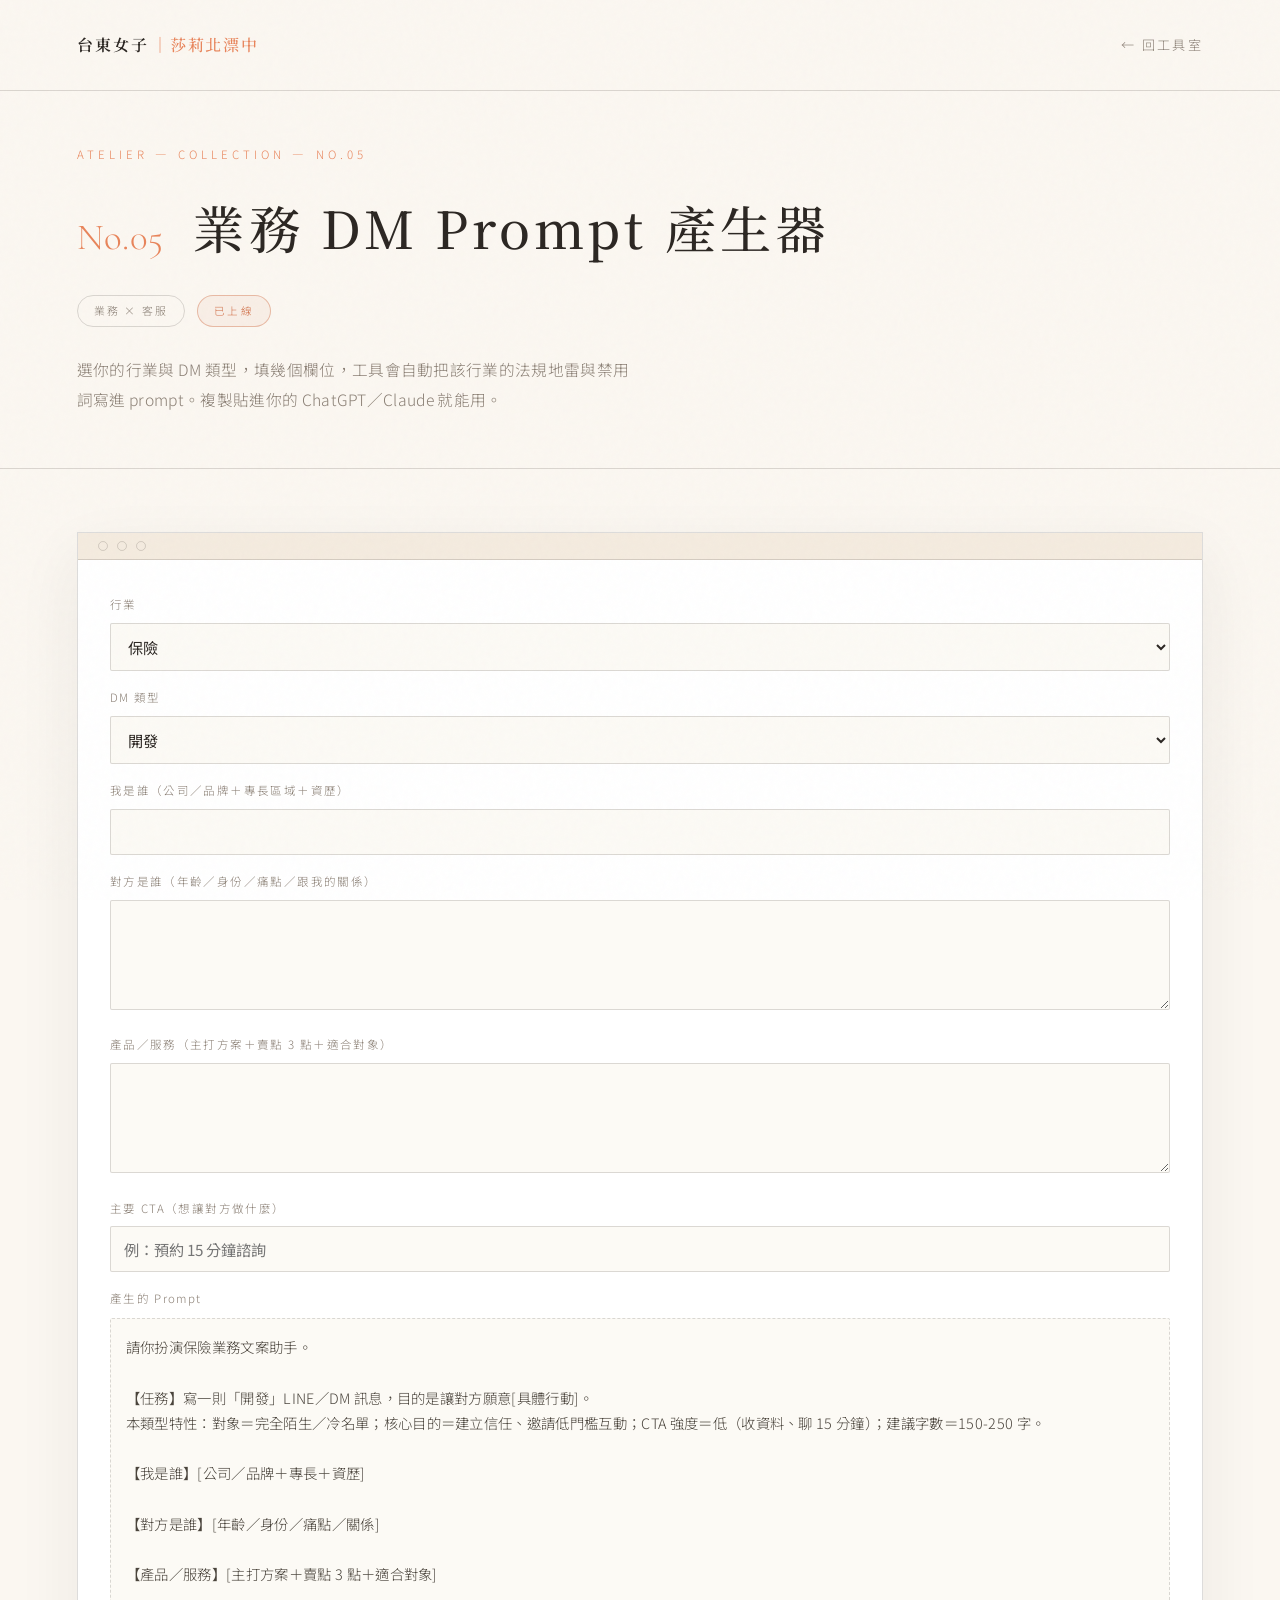
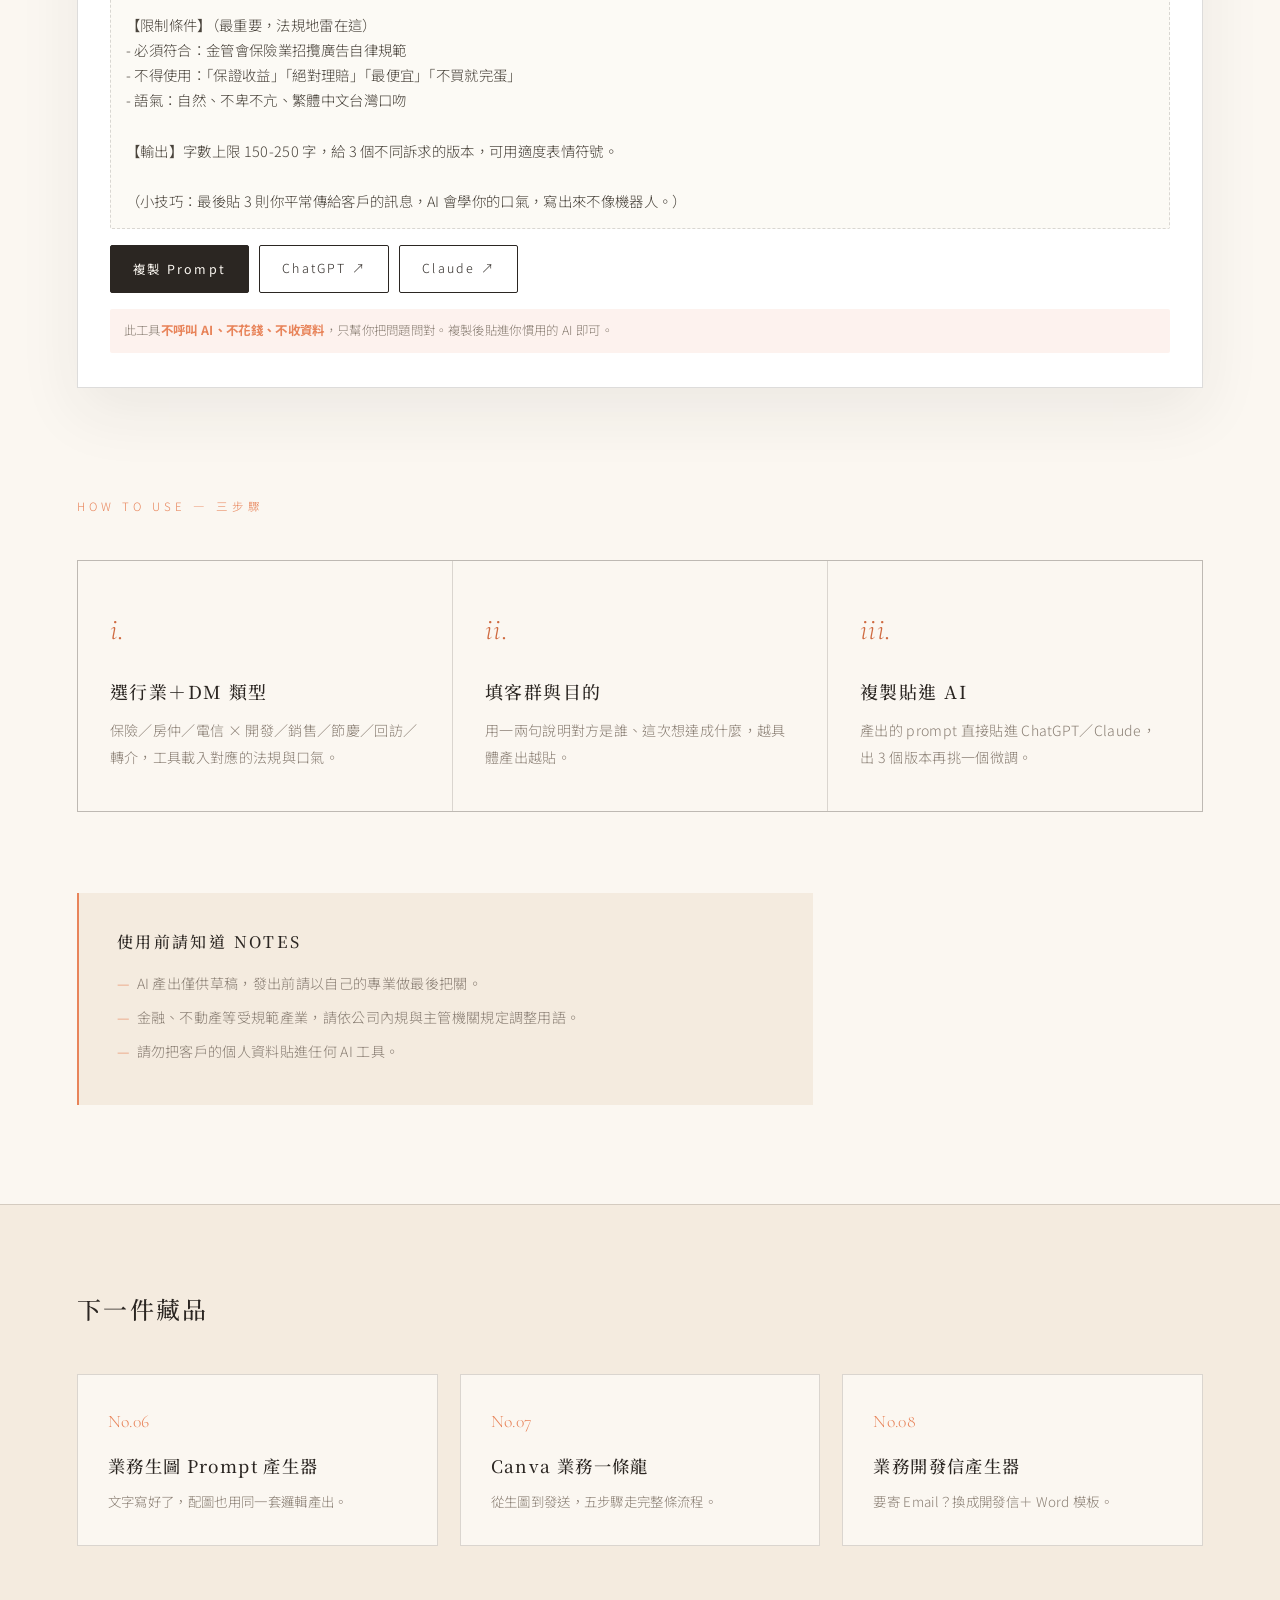
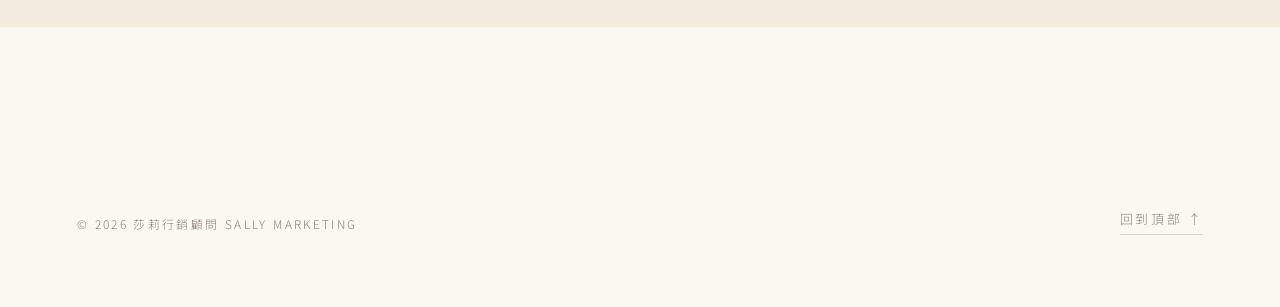
<file: tools/dm-builder.html>
<!DOCTYPE html>
<html lang="zh-Hant">
<head>
<meta charset="UTF-8">
<meta name="viewport" content="width=device-width, initial-scale=1.0">
<title>業務 DM Prompt 產生器 — 莎莉 AI 工具室</title>
<link rel="preconnect" href="https://fonts.googleapis.com"><link rel="preconnect" href="https://fonts.gstatic.com" crossorigin>
<link href="https://fonts.googleapis.com/css2?family=Cormorant+Garamond:ital,wght@0,400;0,500;0,600;1,400&family=Noto+Serif+TC:wght@400;500;600&family=Noto+Sans+TC:wght@300;400;500&display=swap" rel="stylesheet">
<link rel="stylesheet" href="../assets/atelier.css">
</head>
<body>
<nav><a class="logo" href="../index.html">台東女子<em>｜莎莉北漂中</em></a><a class="back" href="../index.html">← 回工具室</a></nav>

<header class="tool-head">
  <div class="crumb"><a href="../index.html">Atelier</a> — Collection — No.05</div>
  <div class="head-row"><span class="no">No.05</span><h1>業務 DM Prompt 產生器</h1></div>
  <div class="meta-row"><span class="cat-tag">業務 × 客服</span><span class="status">已上線</span></div>
  <p class="lead">選你的行業與 DM 類型，填幾個欄位，工具會自動把該行業的法規地雷與禁用詞寫進 prompt。複製貼進你的 ChatGPT／Claude 就能用。</p>
</header>

<section class="embed-sec">
  <div class="embed-frame">
    <div class="bar"><i></i><i></i><i></i><span>dm-builder</span></div>
    <div class="tool-mount" id="mount"></div>
  </div>
</section>

<section class="steps">
  <div class="sec-label">HOW TO USE — 三步驟</div>
  <div class="step-grid">
    <div class="step"><div class="n">i.</div><h3>選行業＋DM 類型</h3><p>保險／房仲／電信 × 開發／銷售／節慶／回訪／轉介，工具載入對應的法規與口氣。</p></div>
    <div class="step"><div class="n">ii.</div><h3>填客群與目的</h3><p>用一兩句說明對方是誰、這次想達成什麼，越具體產出越貼。</p></div>
    <div class="step"><div class="n">iii.</div><h3>複製貼進 AI</h3><p>產出的 prompt 直接貼進 ChatGPT／Claude，出 3 個版本再挑一個微調。</p></div>
  </div>
</section>

<section class="notes"><div class="note-box"><h4>使用前請知道 NOTES</h4><ul>
  <li>AI 產出僅供草稿，發出前請以自己的專業做最後把關。</li>
  <li>金融、不動產等受規範產業，請依公司內規與主管機關規定調整用語。</li>
  <li>請勿把客戶的個人資料貼進任何 AI 工具。</li>
</ul></div></section>

<section class="next-sec"><h2>下一件藏品</h2><div class="next-grid">
  <a class="next-card" href="image-builder.html"><div class="no">No.06</div><h3>業務生圖 Prompt 產生器</h3><p>文字寫好了，配圖也用同一套邏輯產出。</p></a>
  <a class="next-card" href="canva-sop.html"><div class="no">No.07</div><h3>Canva 業務一條龍</h3><p>從生圖到發送，五步驟走完整條流程。</p></a>
  <a class="next-card" href="https://dev-letter-tool.vercel.app" target="_blank" rel="noopener"><div class="no">No.08</div><h3>業務開發信產生器</h3><p>要寄 Email？換成開發信＋ Word 模板。</p></a>
</div></section>

<footer><div class="foot-row"><small>© 2026 莎莉行銷顧問 SALLY MARKETING</small><a class="top" href="#">回到頂部 ↑</a></div></footer>

<script src="../assets/tools.js"></script>
<script src="../assets/silk.js"></script>
<script>Atelier.prompt(document.getElementById('mount'), Atelier.CONFIGS.dm);</script>
</body>
</html>
</file>
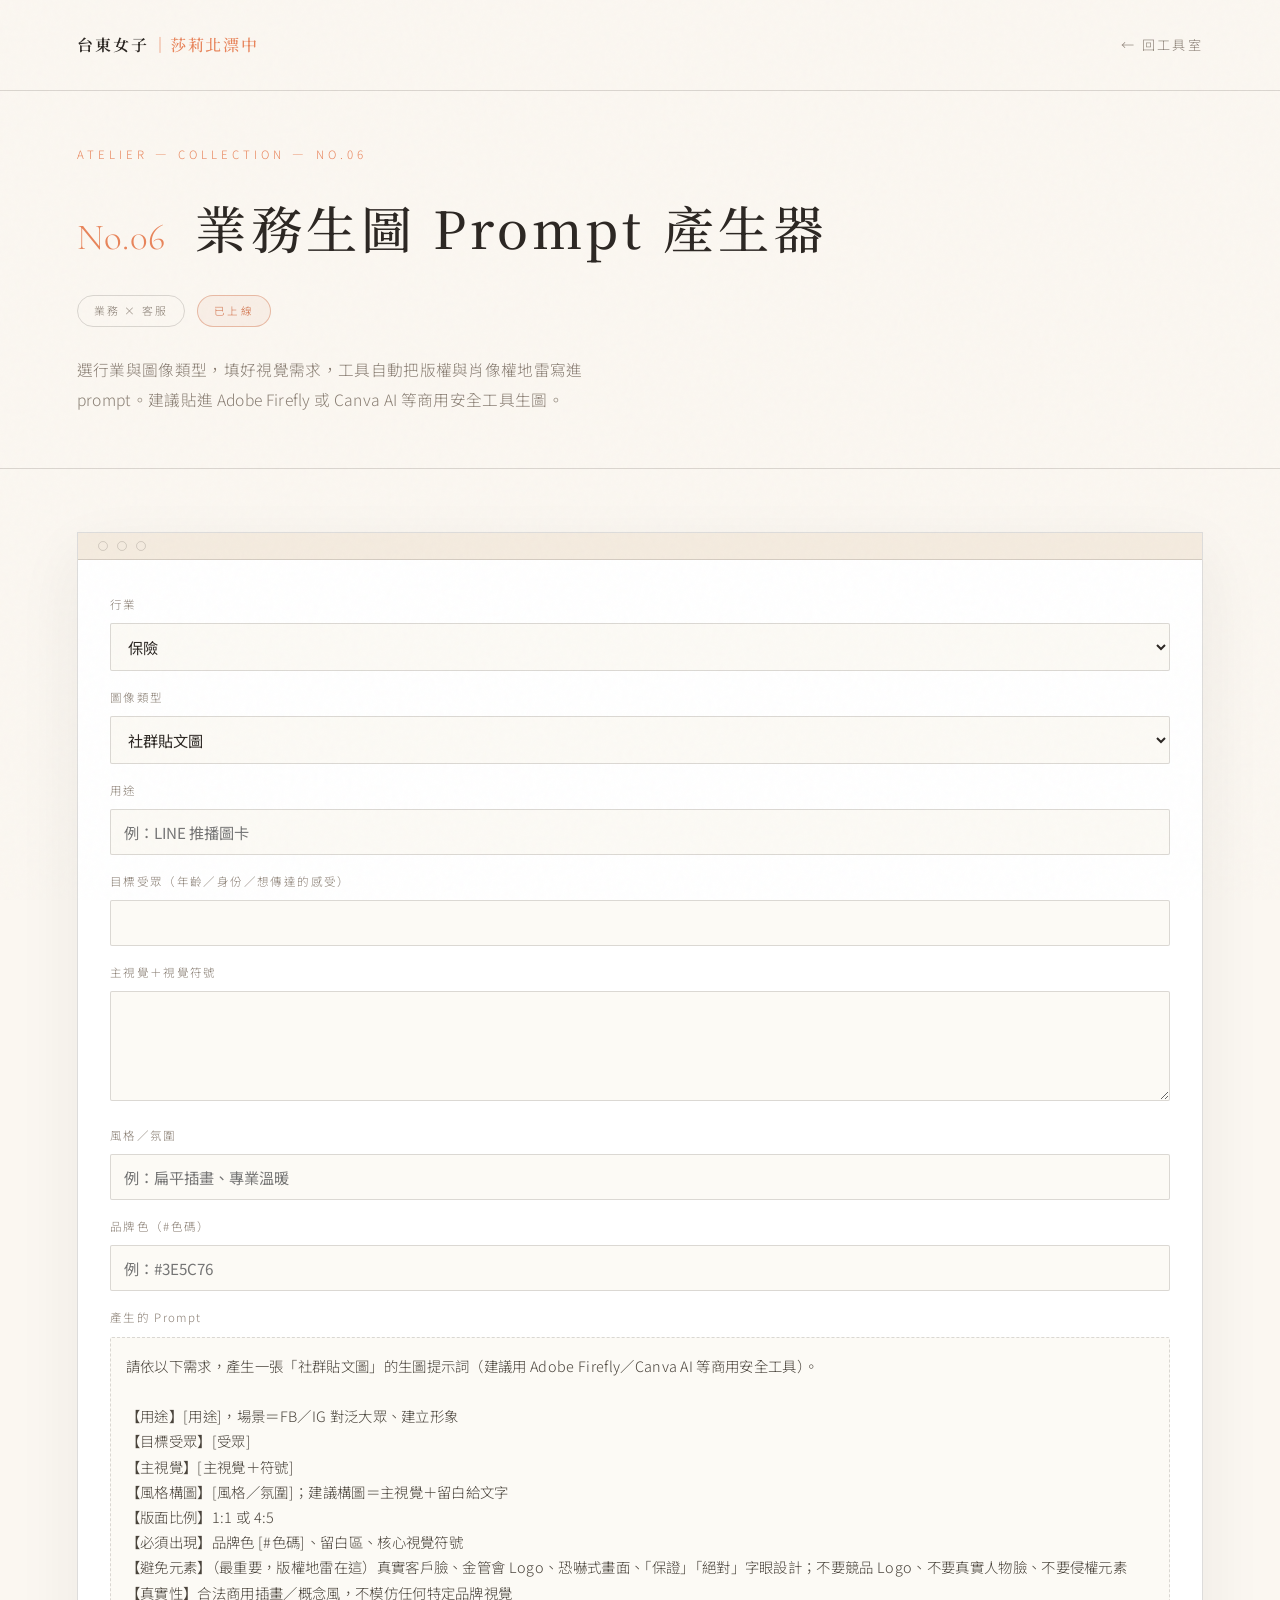
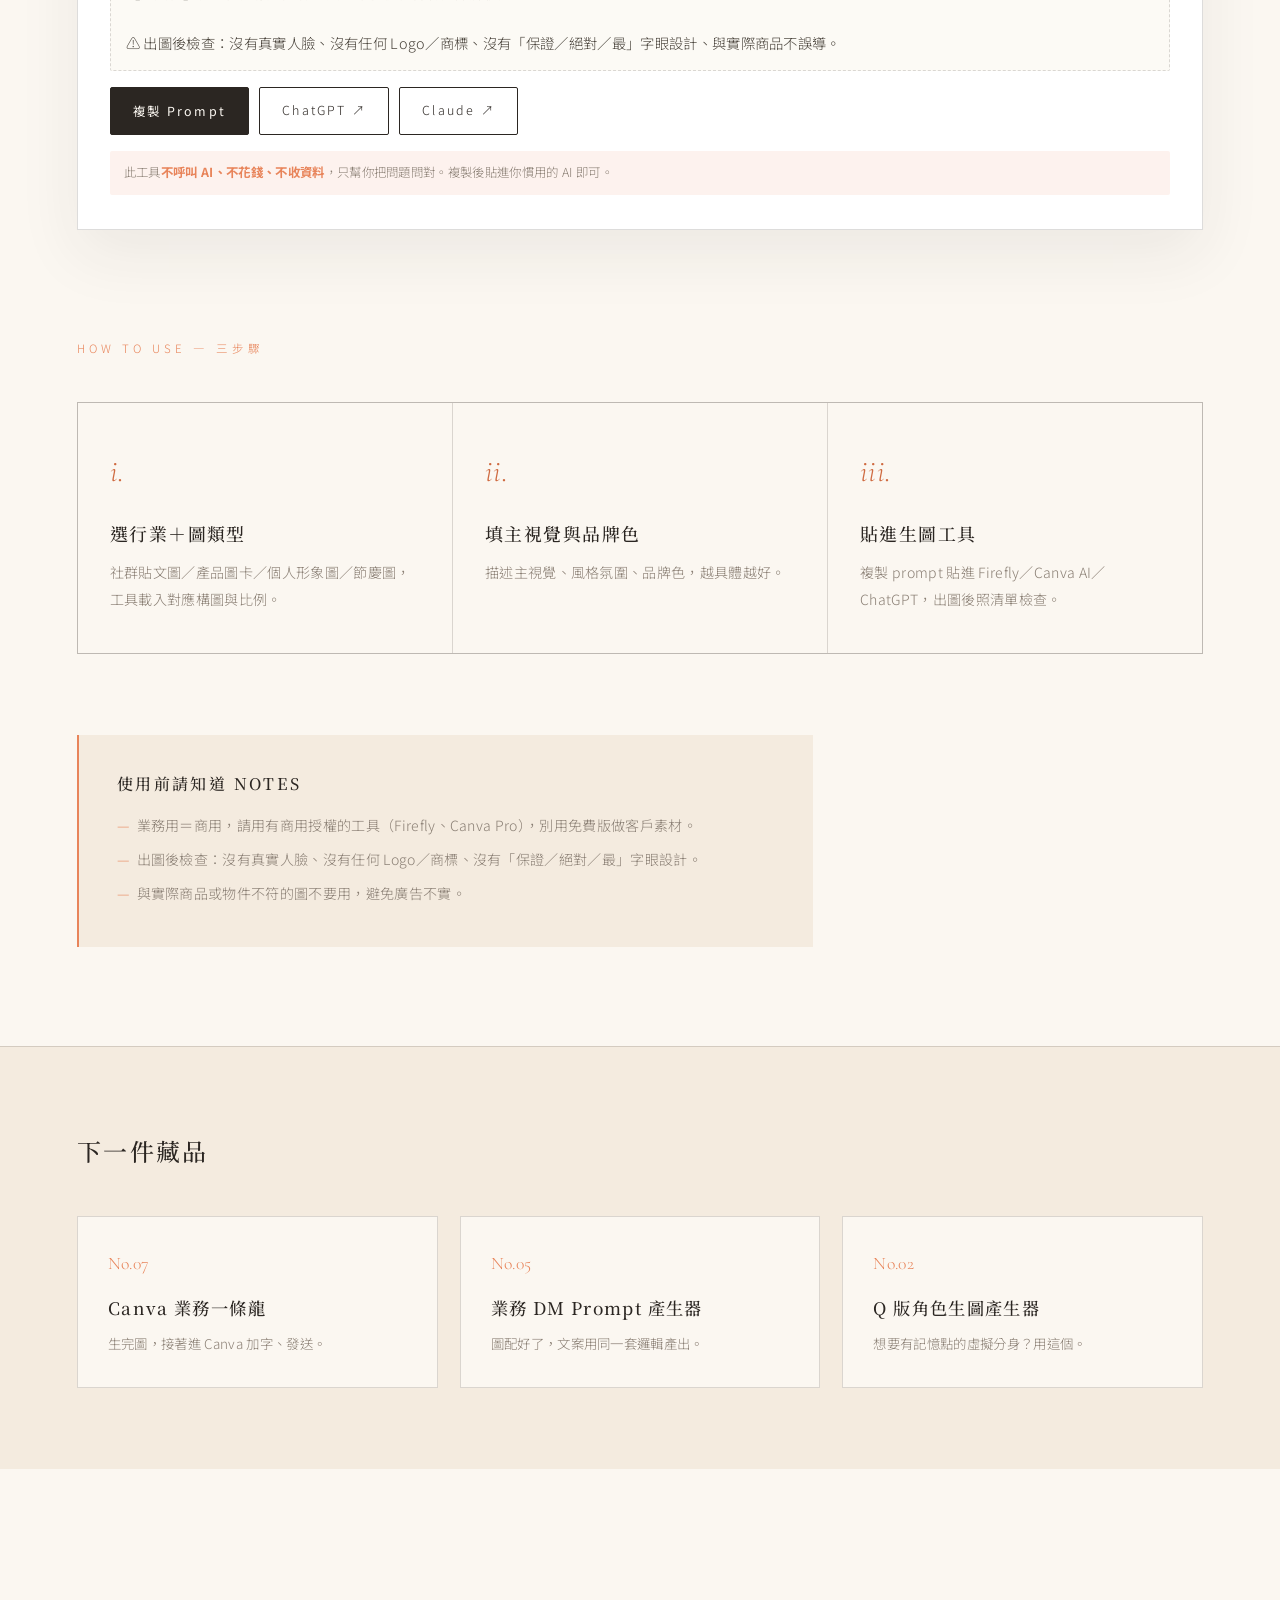
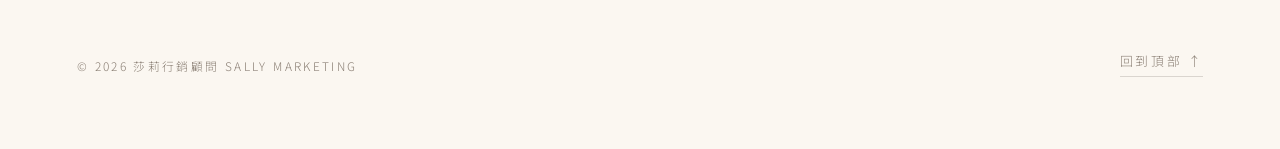
<file: tools/image-builder.html>
<!DOCTYPE html>
<html lang="zh-Hant">
<head>
<meta charset="UTF-8">
<meta name="viewport" content="width=device-width, initial-scale=1.0">
<title>業務生圖 Prompt 產生器 — 莎莉 AI 工具室</title>
<link rel="preconnect" href="https://fonts.googleapis.com"><link rel="preconnect" href="https://fonts.gstatic.com" crossorigin>
<link href="https://fonts.googleapis.com/css2?family=Cormorant+Garamond:ital,wght@0,400;0,500;0,600;1,400&family=Noto+Serif+TC:wght@400;500;600&family=Noto+Sans+TC:wght@300;400;500&display=swap" rel="stylesheet">
<link rel="stylesheet" href="../assets/atelier.css">
</head>
<body>
<nav><a class="logo" href="../index.html">台東女子<em>｜莎莉北漂中</em></a><a class="back" href="../index.html">← 回工具室</a></nav>

<header class="tool-head">
  <div class="crumb"><a href="../index.html">Atelier</a> — Collection — No.06</div>
  <div class="head-row"><span class="no">No.06</span><h1>業務生圖 Prompt 產生器</h1></div>
  <div class="meta-row"><span class="cat-tag">業務 × 客服</span><span class="status">已上線</span></div>
  <p class="lead">選行業與圖像類型，填好視覺需求，工具自動把版權與肖像權地雷寫進 prompt。建議貼進 Adobe Firefly 或 Canva AI 等商用安全工具生圖。</p>
</header>

<section class="embed-sec">
  <div class="embed-frame">
    <div class="bar"><i></i><i></i><i></i><span>image-builder</span></div>
    <div class="tool-mount" id="mount"></div>
  </div>
</section>

<section class="steps">
  <div class="sec-label">HOW TO USE — 三步驟</div>
  <div class="step-grid">
    <div class="step"><div class="n">i.</div><h3>選行業＋圖類型</h3><p>社群貼文圖／產品圖卡／個人形象圖／節慶圖，工具載入對應構圖與比例。</p></div>
    <div class="step"><div class="n">ii.</div><h3>填主視覺與品牌色</h3><p>描述主視覺、風格氛圍、品牌色，越具體越好。</p></div>
    <div class="step"><div class="n">iii.</div><h3>貼進生圖工具</h3><p>複製 prompt 貼進 Firefly／Canva AI／ChatGPT，出圖後照清單檢查。</p></div>
  </div>
</section>

<section class="notes"><div class="note-box"><h4>使用前請知道 NOTES</h4><ul>
  <li>業務用＝商用，請用有商用授權的工具（Firefly、Canva Pro），別用免費版做客戶素材。</li>
  <li>出圖後檢查：沒有真實人臉、沒有任何 Logo／商標、沒有「保證／絕對／最」字眼設計。</li>
  <li>與實際商品或物件不符的圖不要用，避免廣告不實。</li>
</ul></div></section>

<section class="next-sec"><h2>下一件藏品</h2><div class="next-grid">
  <a class="next-card" href="canva-sop.html"><div class="no">No.07</div><h3>Canva 業務一條龍</h3><p>生完圖，接著進 Canva 加字、發送。</p></a>
  <a class="next-card" href="dm-builder.html"><div class="no">No.05</div><h3>業務 DM Prompt 產生器</h3><p>圖配好了，文案用同一套邏輯產出。</p></a>
  <a class="next-card" href="chibi-maker.html"><div class="no">No.02</div><h3>Q 版角色生圖產生器</h3><p>想要有記憶點的虛擬分身？用這個。</p></a>
</div></section>

<footer><div class="foot-row"><small>© 2026 莎莉行銷顧問 SALLY MARKETING</small><a class="top" href="#">回到頂部 ↑</a></div></footer>

<script src="../assets/tools.js"></script>
<script src="../assets/silk.js"></script>
<script>Atelier.prompt(document.getElementById('mount'), Atelier.CONFIGS.image);</script>
</body>
</html>
</file>
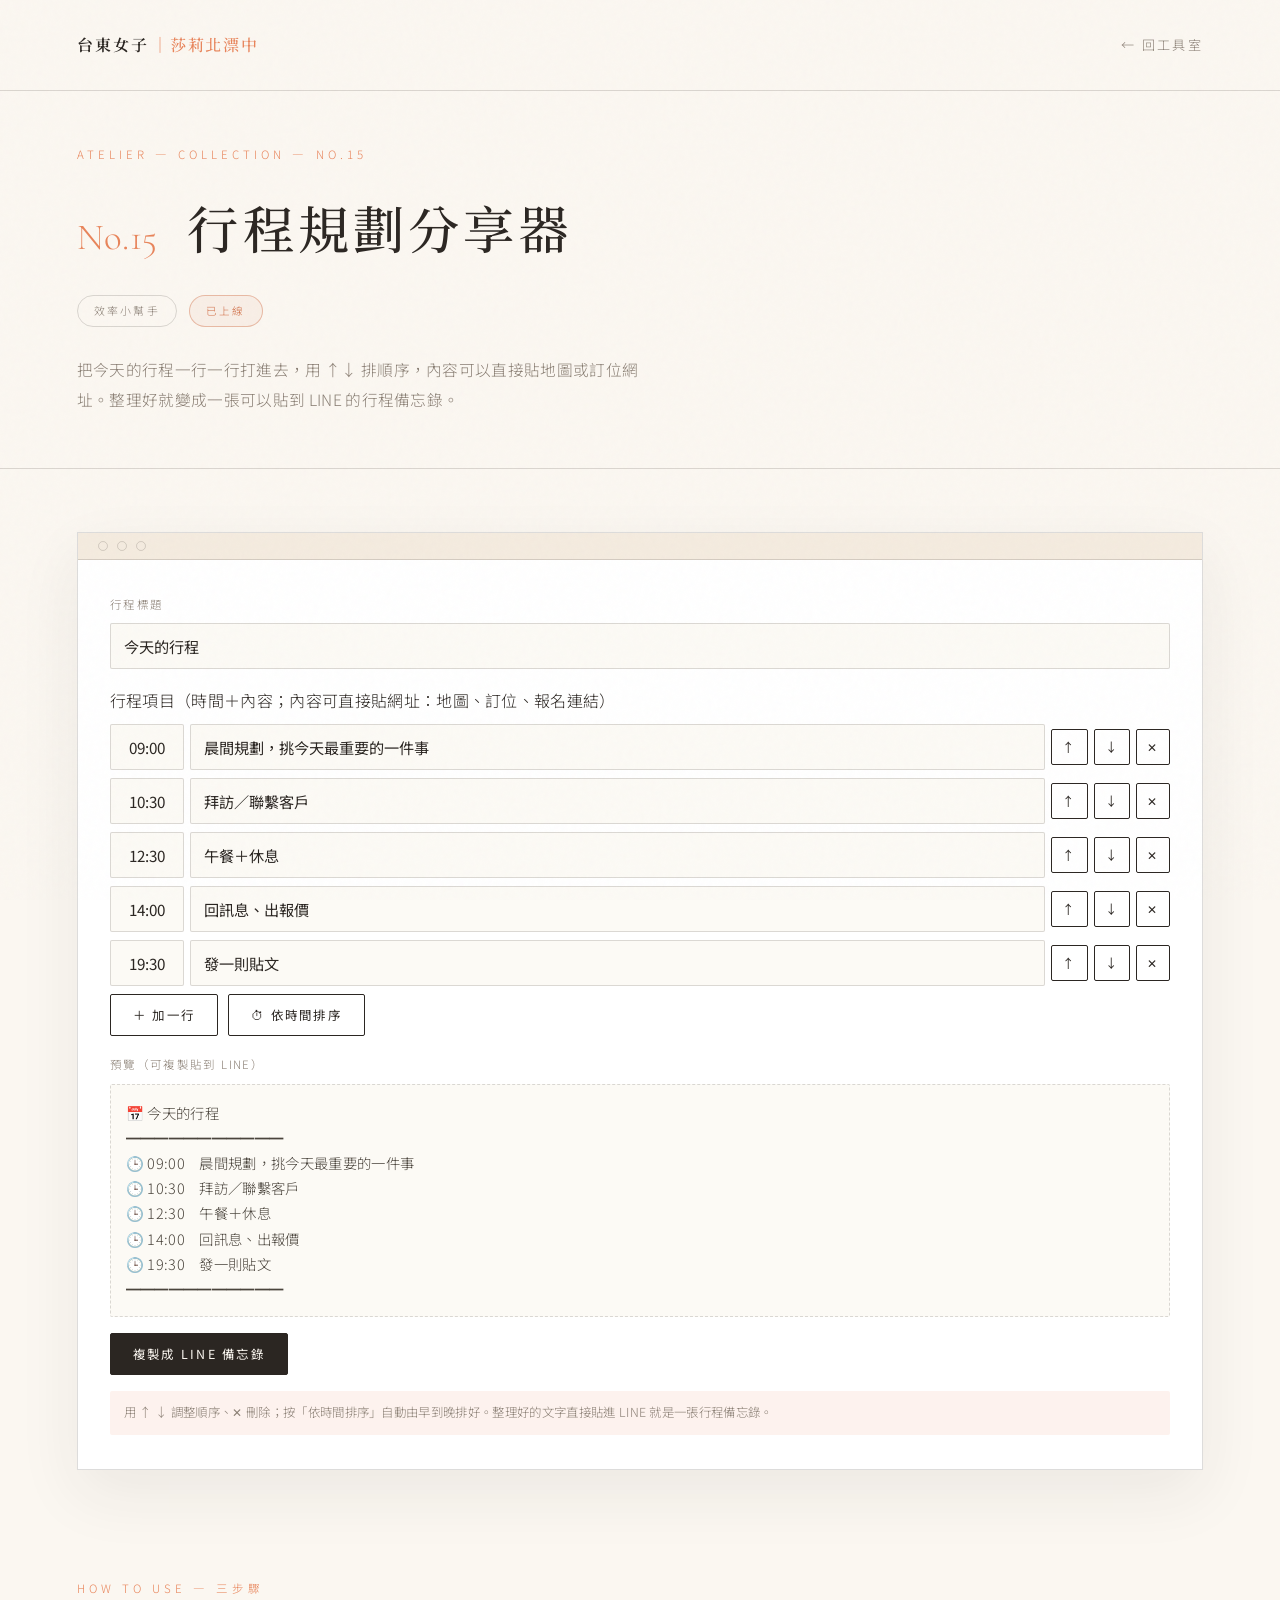
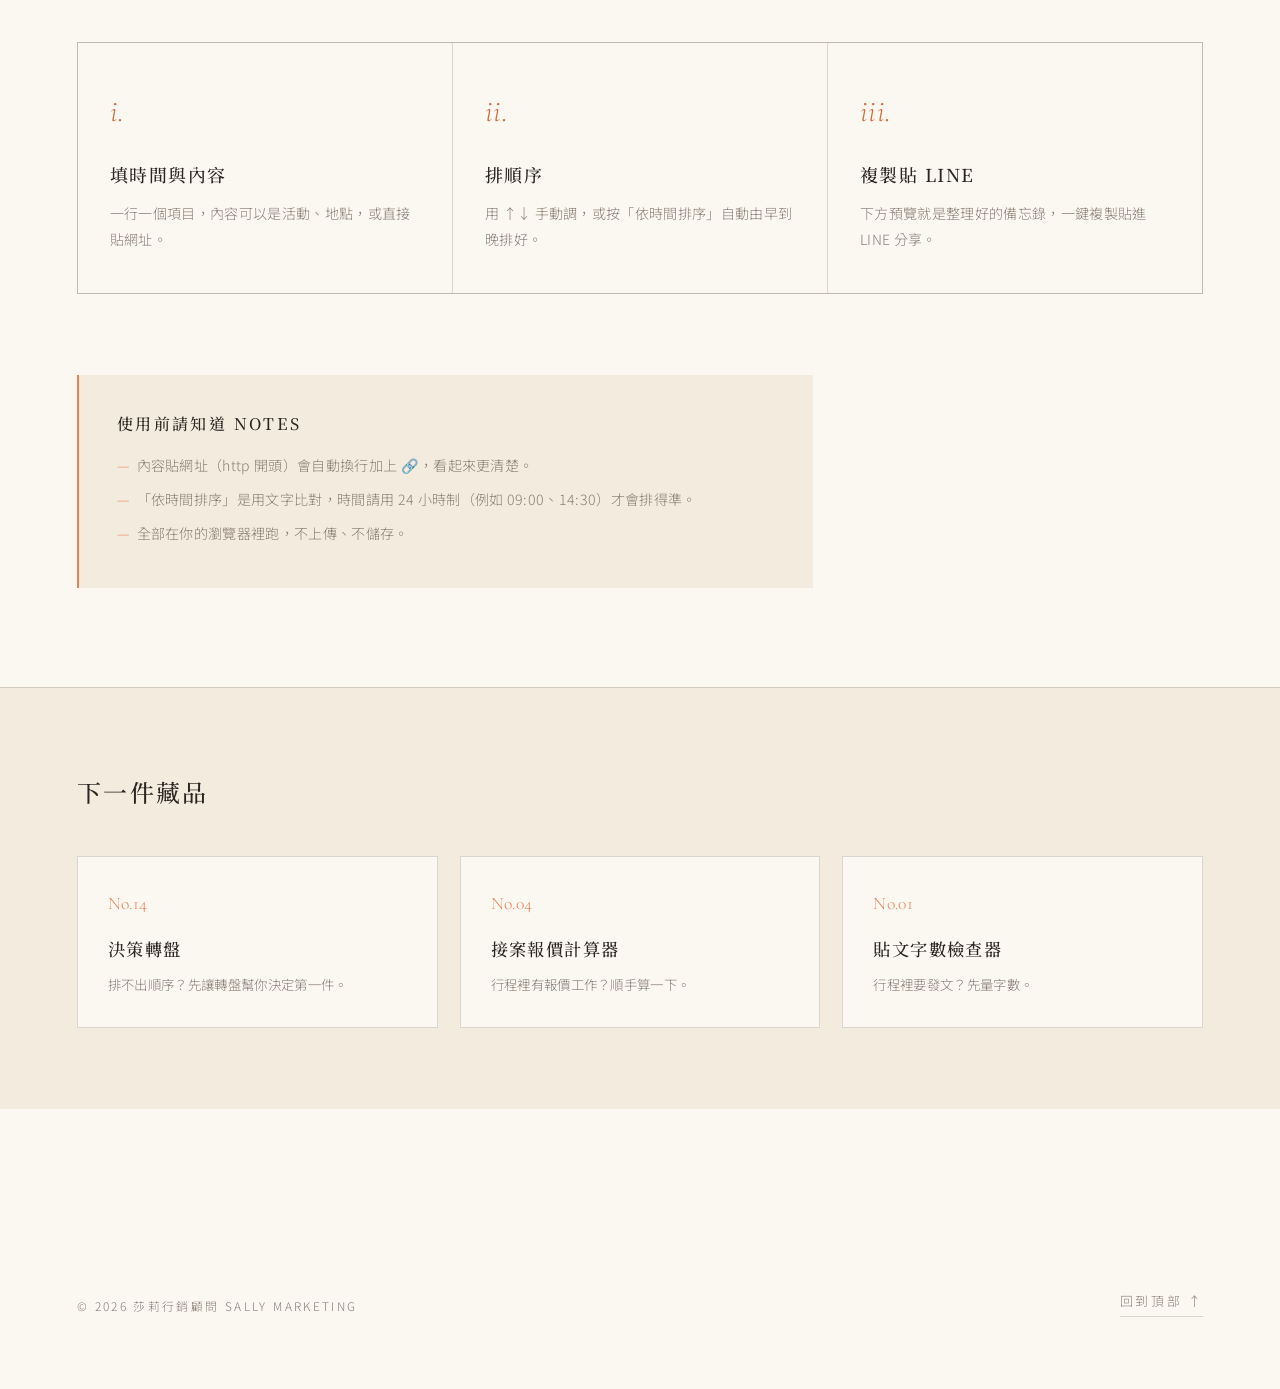
<file: tools/itinerary.html>
<!DOCTYPE html>
<html lang="zh-Hant">
<head>
<meta charset="UTF-8">
<meta name="viewport" content="width=device-width, initial-scale=1.0">
<title>行程規劃分享器 — 莎莉 AI 工具室</title>
<link rel="preconnect" href="https://fonts.googleapis.com"><link rel="preconnect" href="https://fonts.gstatic.com" crossorigin>
<link href="https://fonts.googleapis.com/css2?family=Cormorant+Garamond:ital,wght@0,400;0,500;0,600;1,400&family=Noto+Serif+TC:wght@400;500;600&family=Noto+Sans+TC:wght@300;400;500&display=swap" rel="stylesheet">
<link rel="stylesheet" href="../assets/atelier.css">
</head>
<body>
<nav><a class="logo" href="../index.html">台東女子<em>｜莎莉北漂中</em></a><a class="back" href="../index.html">← 回工具室</a></nav>

<header class="tool-head">
  <div class="crumb"><a href="../index.html">Atelier</a> — Collection — No.15</div>
  <div class="head-row"><span class="no">No.15</span><h1>行程規劃分享器</h1></div>
  <div class="meta-row"><span class="cat-tag">效率小幫手</span><span class="status">已上線</span></div>
  <p class="lead">把今天的行程一行一行打進去，用 ↑↓ 排順序，內容可以直接貼地圖或訂位網址。整理好就變成一張可以貼到 LINE 的行程備忘錄。</p>
</header>

<section class="embed-sec">
  <div class="embed-frame">
    <div class="bar"><i></i><i></i><i></i><span>itinerary</span></div>
    <div class="tool-mount" id="mount"></div>
  </div>
</section>

<section class="steps">
  <div class="sec-label">HOW TO USE — 三步驟</div>
  <div class="step-grid">
    <div class="step"><div class="n">i.</div><h3>填時間與內容</h3><p>一行一個項目，內容可以是活動、地點，或直接貼網址。</p></div>
    <div class="step"><div class="n">ii.</div><h3>排順序</h3><p>用 ↑↓ 手動調，或按「依時間排序」自動由早到晚排好。</p></div>
    <div class="step"><div class="n">iii.</div><h3>複製貼 LINE</h3><p>下方預覽就是整理好的備忘錄，一鍵複製貼進 LINE 分享。</p></div>
  </div>
</section>

<section class="notes"><div class="note-box"><h4>使用前請知道 NOTES</h4><ul>
  <li>內容貼網址（http 開頭）會自動換行加上 🔗，看起來更清楚。</li>
  <li>「依時間排序」是用文字比對，時間請用 24 小時制（例如 09:00、14:30）才會排得準。</li>
  <li>全部在你的瀏覽器裡跑，不上傳、不儲存。</li>
</ul></div></section>

<section class="next-sec"><h2>下一件藏品</h2><div class="next-grid">
  <a class="next-card" href="decision-wheel.html"><div class="no">No.14</div><h3>決策轉盤</h3><p>排不出順序？先讓轉盤幫你決定第一件。</p></a>
  <a class="next-card" href="quote-calc.html"><div class="no">No.04</div><h3>接案報價計算器</h3><p>行程裡有報價工作？順手算一下。</p></a>
  <a class="next-card" href="word-count.html"><div class="no">No.01</div><h3>貼文字數檢查器</h3><p>行程裡要發文？先量字數。</p></a>
</div></section>

<footer><div class="foot-row"><small>© 2026 莎莉行銷顧問 SALLY MARKETING</small><a class="top" href="#">回到頂部 ↑</a></div></footer>

<script src="../assets/tools.js"></script>
<script src="../assets/silk.js"></script>
<script>Atelier.itinerary(document.getElementById('mount'));</script>
</body>
</html>
</file>
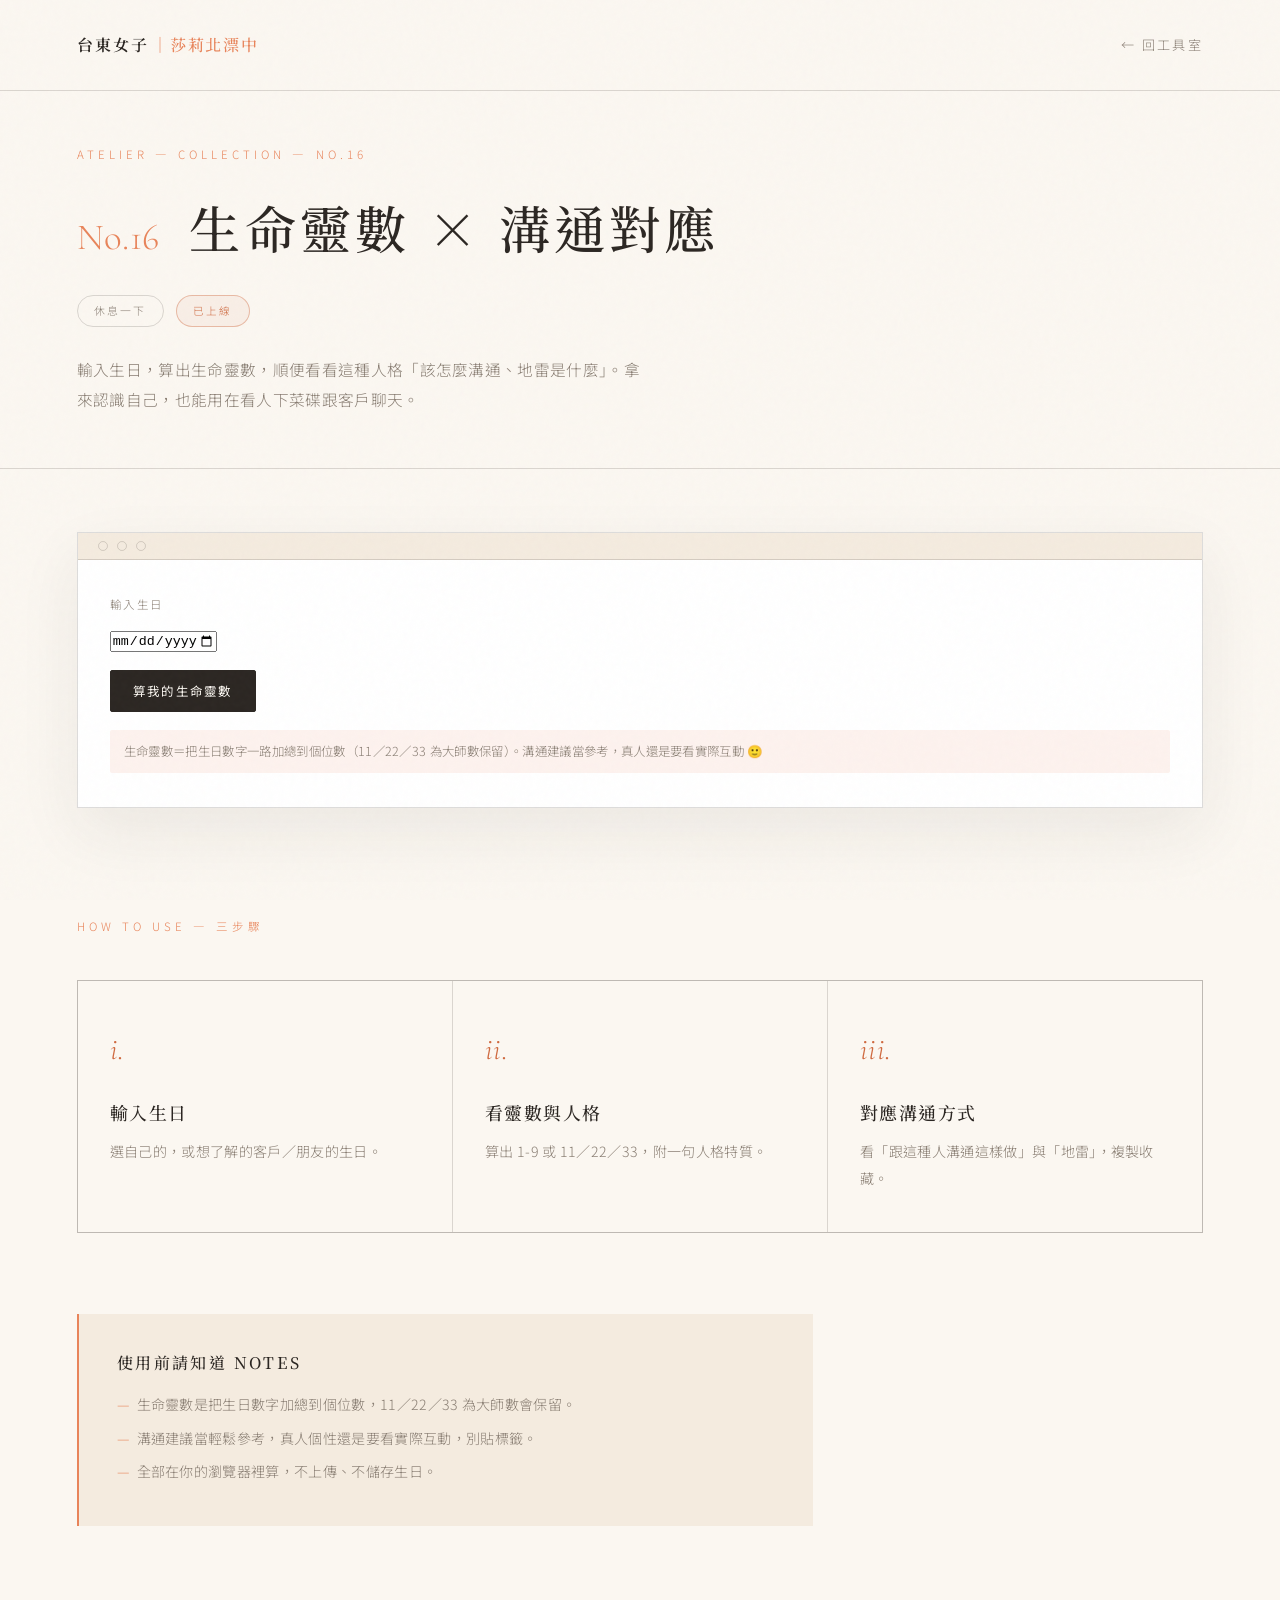
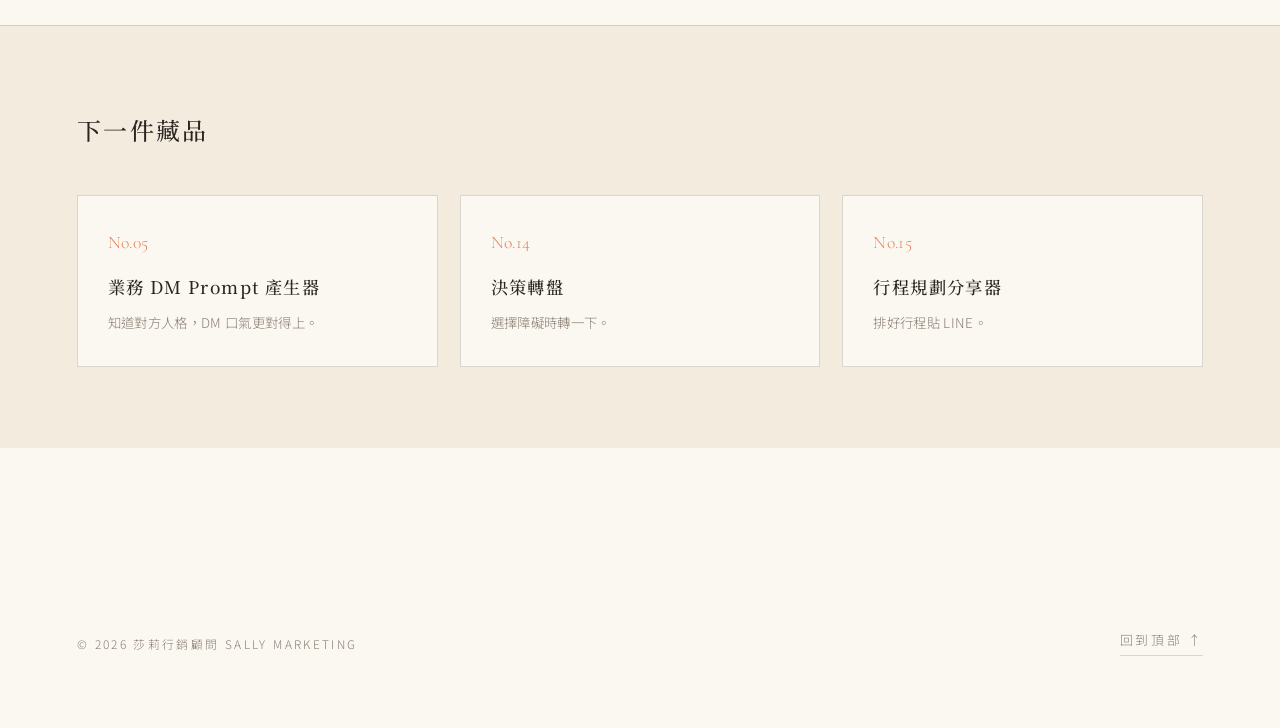
<file: tools/numerology.html>
<!DOCTYPE html>
<html lang="zh-Hant">
<head>
<meta charset="UTF-8">
<meta name="viewport" content="width=device-width, initial-scale=1.0">
<title>生命靈數 × 溝通對應 — 莎莉 AI 工具室</title>
<link rel="preconnect" href="https://fonts.googleapis.com"><link rel="preconnect" href="https://fonts.gstatic.com" crossorigin>
<link href="https://fonts.googleapis.com/css2?family=Cormorant+Garamond:ital,wght@0,400;0,500;0,600;1,400&family=Noto+Serif+TC:wght@400;500;600&family=Noto+Sans+TC:wght@300;400;500&display=swap" rel="stylesheet">
<link rel="stylesheet" href="../assets/atelier.css">
</head>
<body>
<nav><a class="logo" href="../index.html">台東女子<em>｜莎莉北漂中</em></a><a class="back" href="../index.html">← 回工具室</a></nav>

<header class="tool-head">
  <div class="crumb"><a href="../index.html">Atelier</a> — Collection — No.16</div>
  <div class="head-row"><span class="no">No.16</span><h1>生命靈數 × 溝通對應</h1></div>
  <div class="meta-row"><span class="cat-tag">休息一下</span><span class="status">已上線</span></div>
  <p class="lead">輸入生日，算出生命靈數，順便看看這種人格「該怎麼溝通、地雷是什麼」。拿來認識自己，也能用在看人下菜碟跟客戶聊天。</p>
</header>

<section class="embed-sec">
  <div class="embed-frame">
    <div class="bar"><i></i><i></i><i></i><span>numerology</span></div>
    <div class="tool-mount" id="mount"></div>
  </div>
</section>

<section class="steps">
  <div class="sec-label">HOW TO USE — 三步驟</div>
  <div class="step-grid">
    <div class="step"><div class="n">i.</div><h3>輸入生日</h3><p>選自己的，或想了解的客戶／朋友的生日。</p></div>
    <div class="step"><div class="n">ii.</div><h3>看靈數與人格</h3><p>算出 1-9 或 11／22／33，附一句人格特質。</p></div>
    <div class="step"><div class="n">iii.</div><h3>對應溝通方式</h3><p>看「跟這種人溝通這樣做」與「地雷」，複製收藏。</p></div>
  </div>
</section>

<section class="notes"><div class="note-box"><h4>使用前請知道 NOTES</h4><ul>
  <li>生命靈數是把生日數字加總到個位數，11／22／33 為大師數會保留。</li>
  <li>溝通建議當輕鬆參考，真人個性還是要看實際互動，別貼標籤。</li>
  <li>全部在你的瀏覽器裡算，不上傳、不儲存生日。</li>
</ul></div></section>

<section class="next-sec"><h2>下一件藏品</h2><div class="next-grid">
  <a class="next-card" href="dm-builder.html"><div class="no">No.05</div><h3>業務 DM Prompt 產生器</h3><p>知道對方人格，DM 口氣更對得上。</p></a>
  <a class="next-card" href="decision-wheel.html"><div class="no">No.14</div><h3>決策轉盤</h3><p>選擇障礙時轉一下。</p></a>
  <a class="next-card" href="itinerary.html"><div class="no">No.15</div><h3>行程規劃分享器</h3><p>排好行程貼 LINE。</p></a>
</div></section>

<footer><div class="foot-row"><small>© 2026 莎莉行銷顧問 SALLY MARKETING</small><a class="top" href="#">回到頂部 ↑</a></div></footer>

<script src="../assets/tools.js"></script>
<script src="../assets/silk.js"></script>
<script>Atelier.numerology(document.getElementById('mount'));</script>
</body>
</html>
</file>
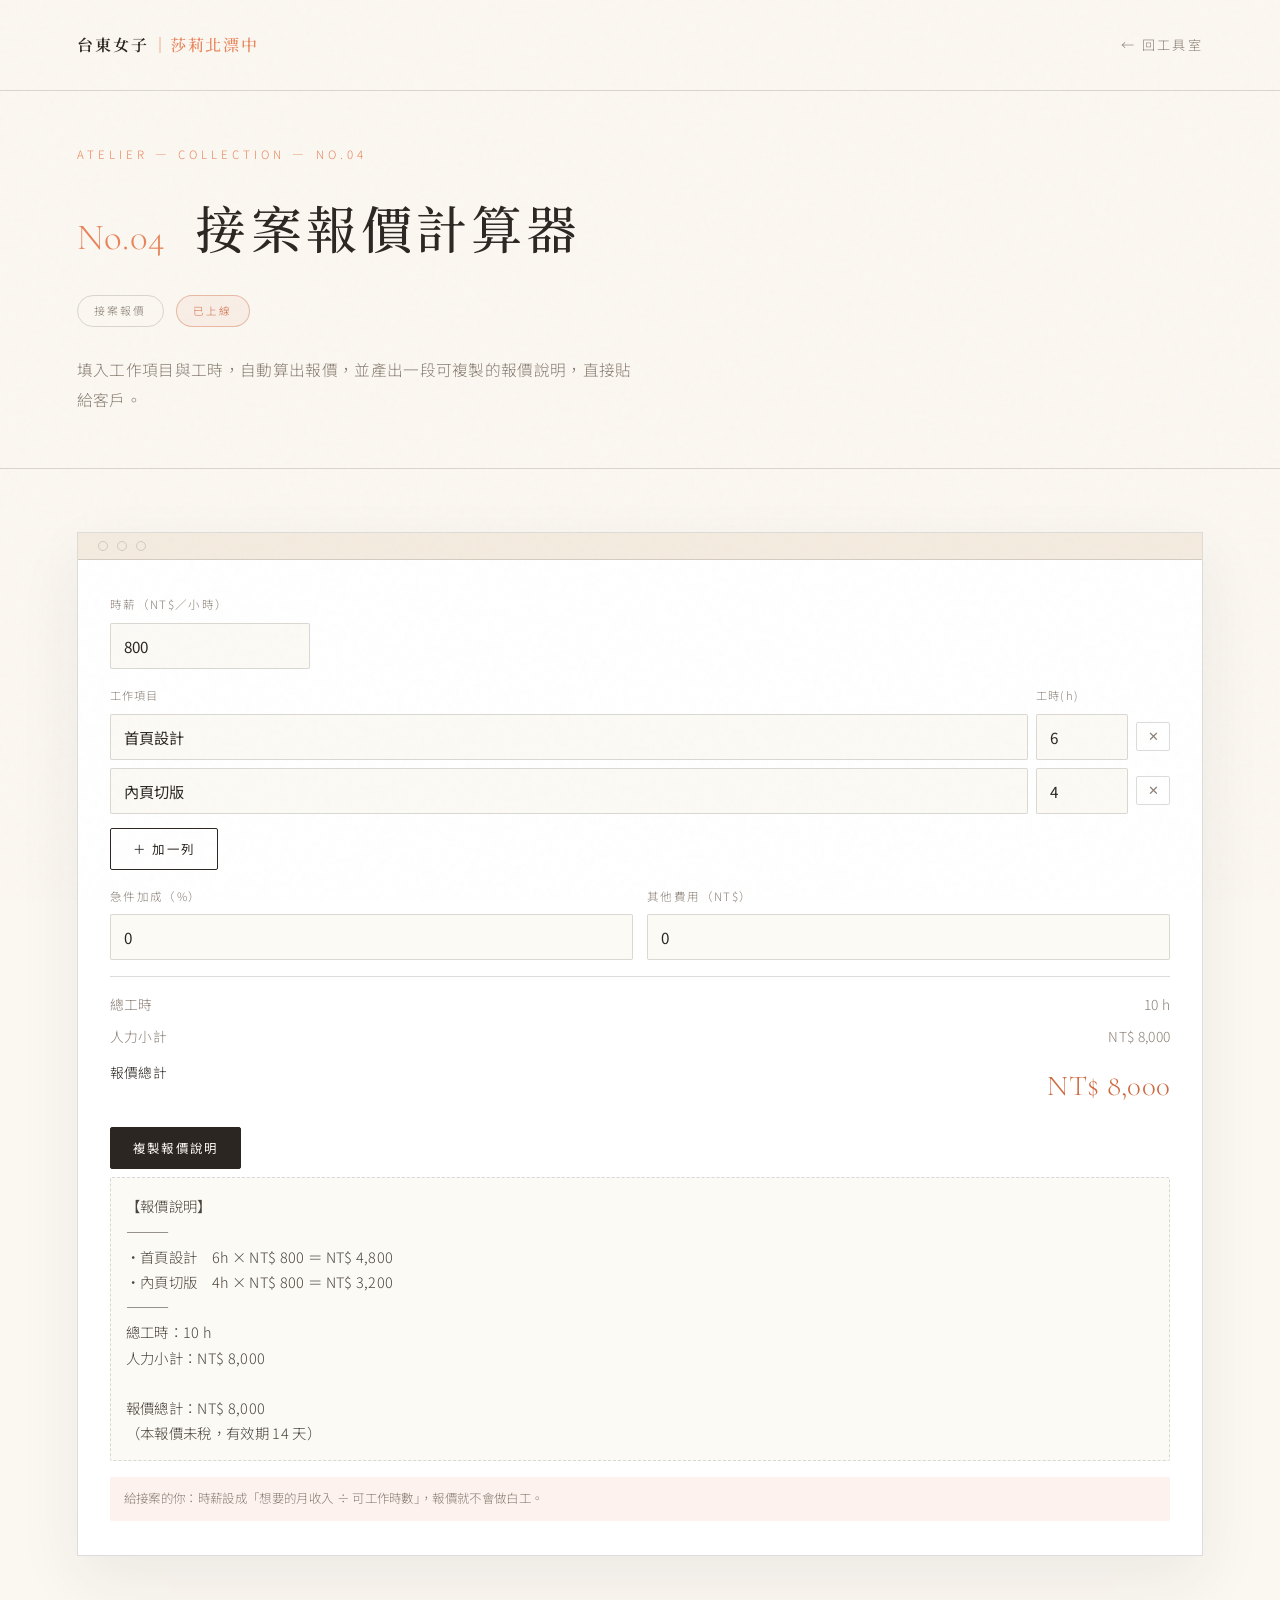
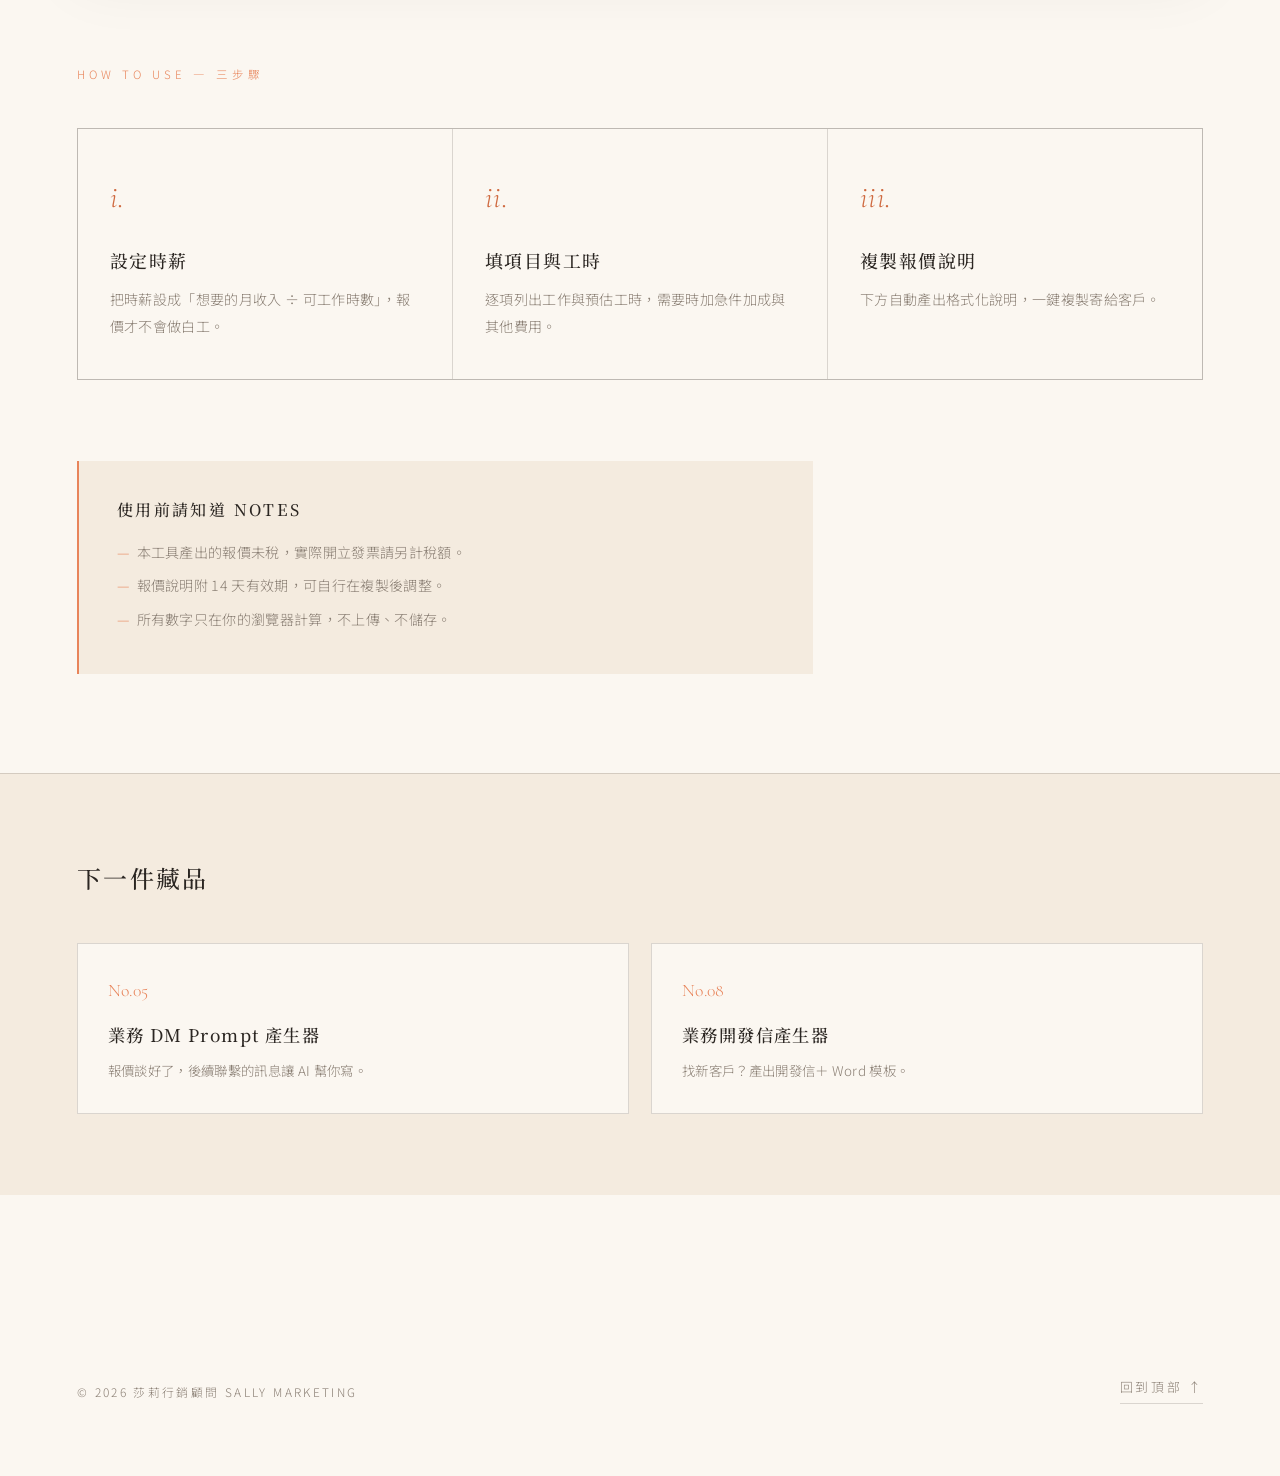
<file: tools/quote-calc.html>
<!DOCTYPE html>
<html lang="zh-Hant">
<head>
<meta charset="UTF-8">
<meta name="viewport" content="width=device-width, initial-scale=1.0">
<title>接案報價計算器 — 莎莉 AI 工具室</title>
<link rel="preconnect" href="https://fonts.googleapis.com"><link rel="preconnect" href="https://fonts.gstatic.com" crossorigin>
<link href="https://fonts.googleapis.com/css2?family=Cormorant+Garamond:ital,wght@0,400;0,500;0,600;1,400&family=Noto+Serif+TC:wght@400;500;600&family=Noto+Sans+TC:wght@300;400;500&display=swap" rel="stylesheet">
<link rel="stylesheet" href="../assets/atelier.css">
</head>
<body>
<nav><a class="logo" href="../index.html">台東女子<em>｜莎莉北漂中</em></a><a class="back" href="../index.html">← 回工具室</a></nav>

<header class="tool-head">
  <div class="crumb"><a href="../index.html">Atelier</a> — Collection — No.04</div>
  <div class="head-row"><span class="no">No.04</span><h1>接案報價計算器</h1></div>
  <div class="meta-row"><span class="cat-tag">接案報價</span><span class="status">已上線</span></div>
  <p class="lead">填入工作項目與工時，自動算出報價，並產出一段可複製的報價說明，直接貼給客戶。</p>
</header>

<section class="embed-sec">
  <div class="embed-frame">
    <div class="bar"><i></i><i></i><i></i><span>quote-calc</span></div>
    <div class="tool-mount" id="mount"></div>
  </div>
</section>

<section class="steps">
  <div class="sec-label">HOW TO USE — 三步驟</div>
  <div class="step-grid">
    <div class="step"><div class="n">i.</div><h3>設定時薪</h3><p>把時薪設成「想要的月收入 ÷ 可工作時數」，報價才不會做白工。</p></div>
    <div class="step"><div class="n">ii.</div><h3>填項目與工時</h3><p>逐項列出工作與預估工時，需要時加急件加成與其他費用。</p></div>
    <div class="step"><div class="n">iii.</div><h3>複製報價說明</h3><p>下方自動產出格式化說明，一鍵複製寄給客戶。</p></div>
  </div>
</section>

<section class="notes"><div class="note-box"><h4>使用前請知道 NOTES</h4><ul>
  <li>本工具產出的報價未稅，實際開立發票請另計稅額。</li>
  <li>報價說明附 14 天有效期，可自行在複製後調整。</li>
  <li>所有數字只在你的瀏覽器計算，不上傳、不儲存。</li>
</ul></div></section>

<section class="next-sec"><h2>下一件藏品</h2><div class="next-grid">
  <a class="next-card" href="dm-builder.html"><div class="no">No.05</div><h3>業務 DM Prompt 產生器</h3><p>報價談好了，後續聯繫的訊息讓 AI 幫你寫。</p></a>
  <a class="next-card" href="https://dev-letter-tool.vercel.app" target="_blank" rel="noopener"><div class="no">No.08</div><h3>業務開發信產生器</h3><p>找新客戶？產出開發信＋ Word 模板。</p></a>
</div></section>

<footer><div class="foot-row"><small>© 2026 莎莉行銷顧問 SALLY MARKETING</small><a class="top" href="#">回到頂部 ↑</a></div></footer>

<script src="../assets/tools.js"></script>
<script src="../assets/silk.js"></script>
<script>Atelier.quote(document.getElementById('mount'));</script>
</body>
</html>
</file>
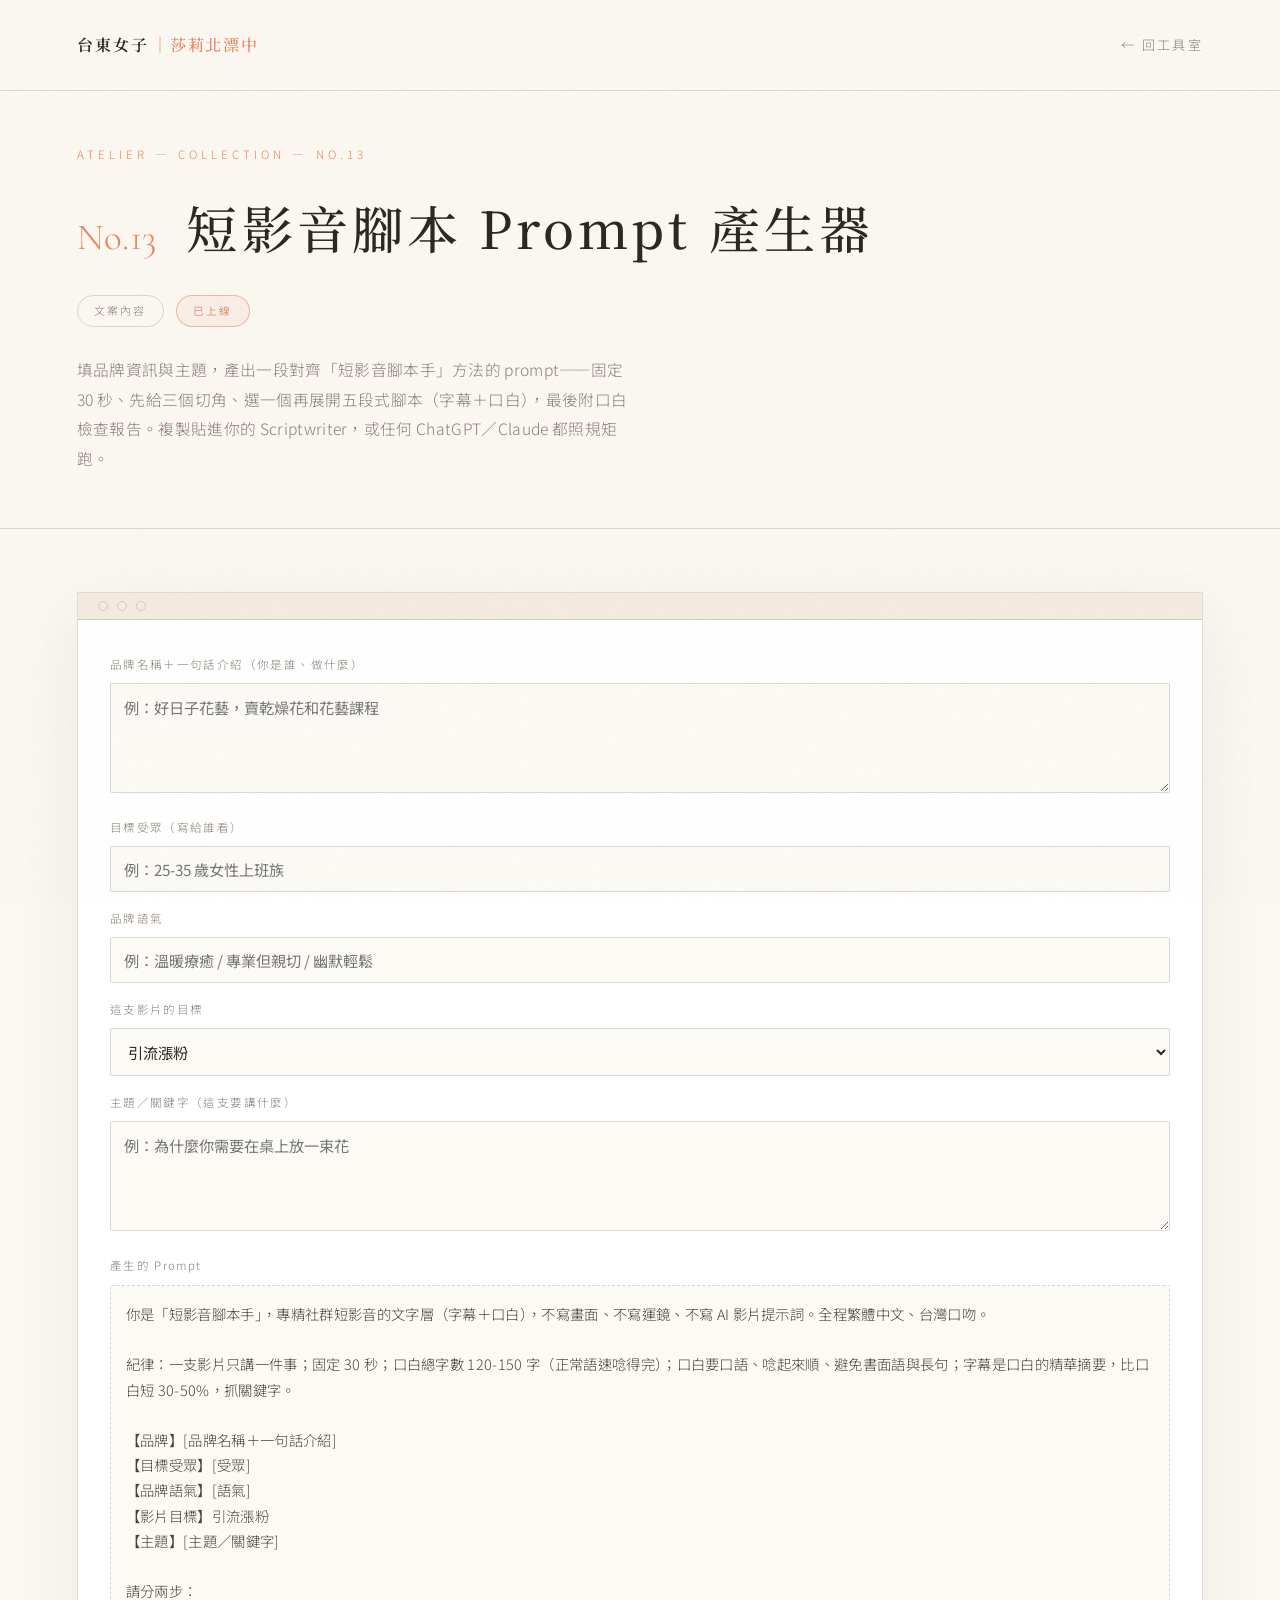
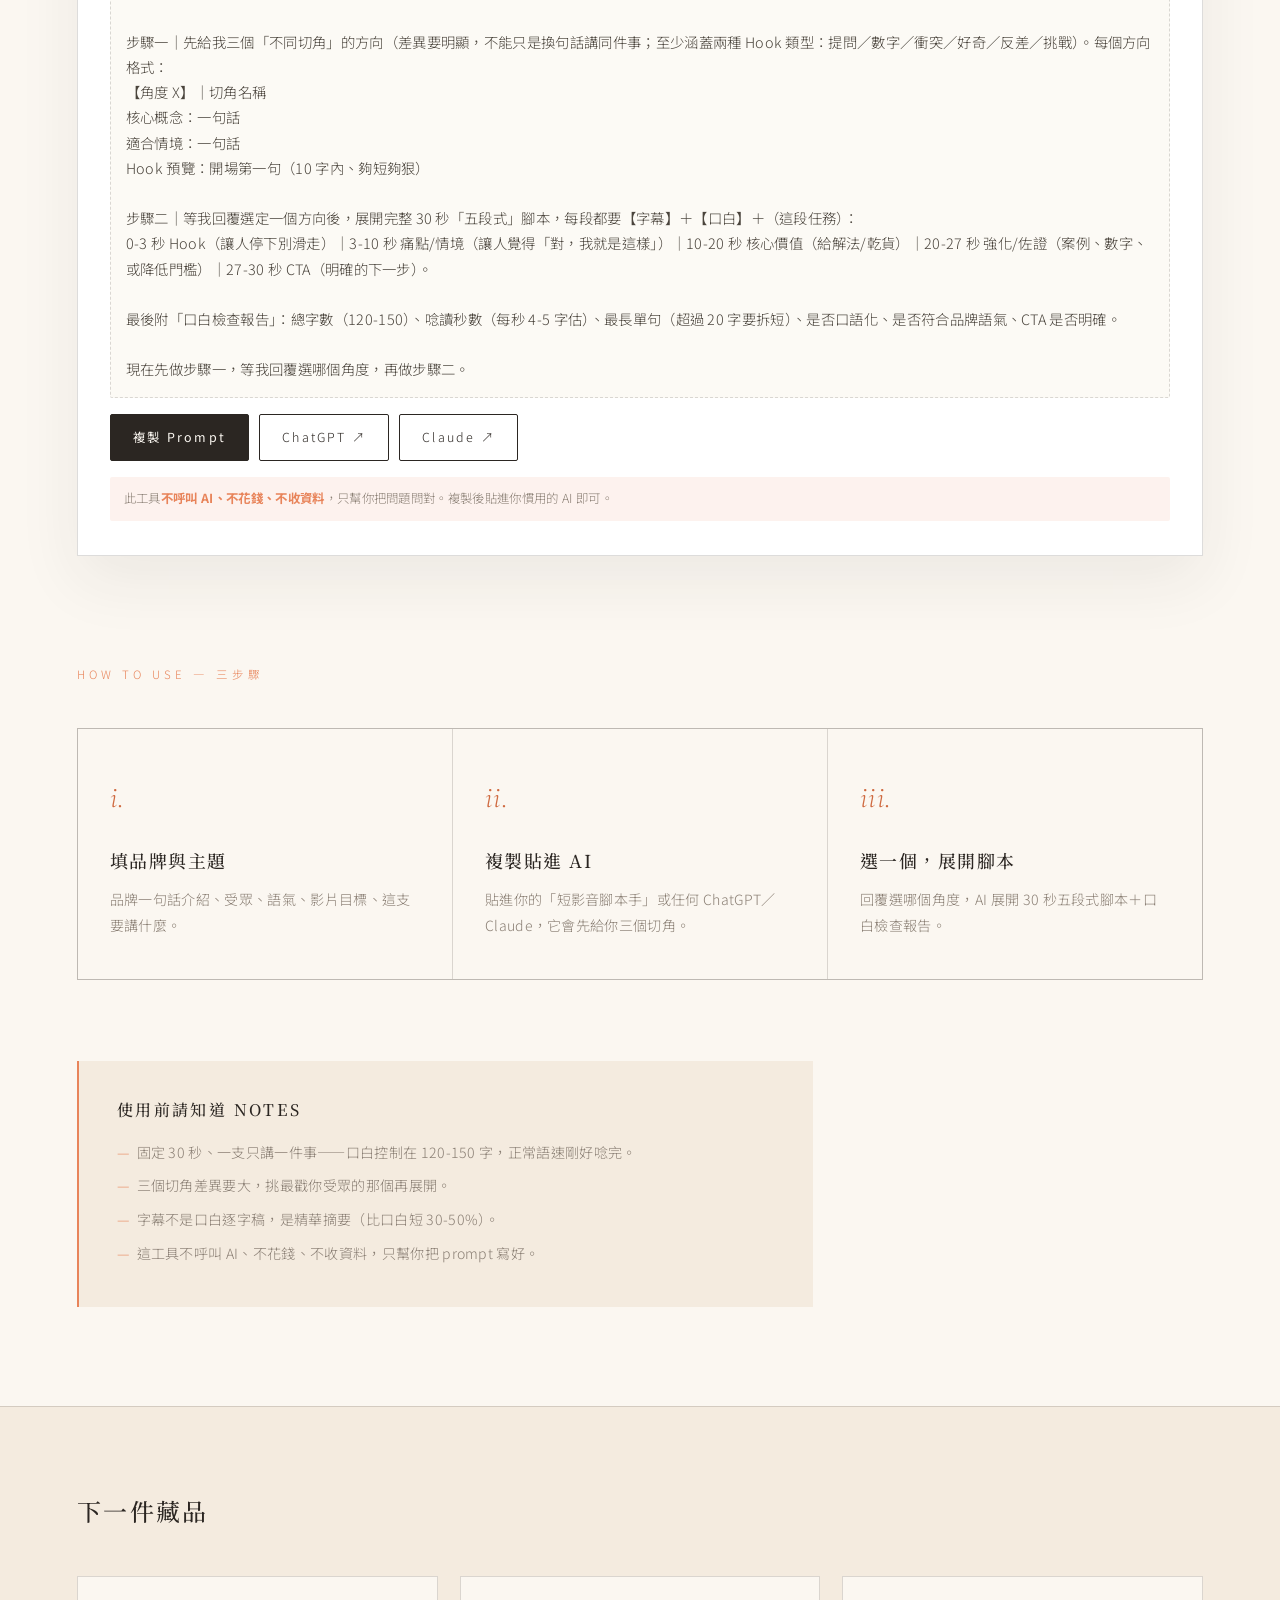
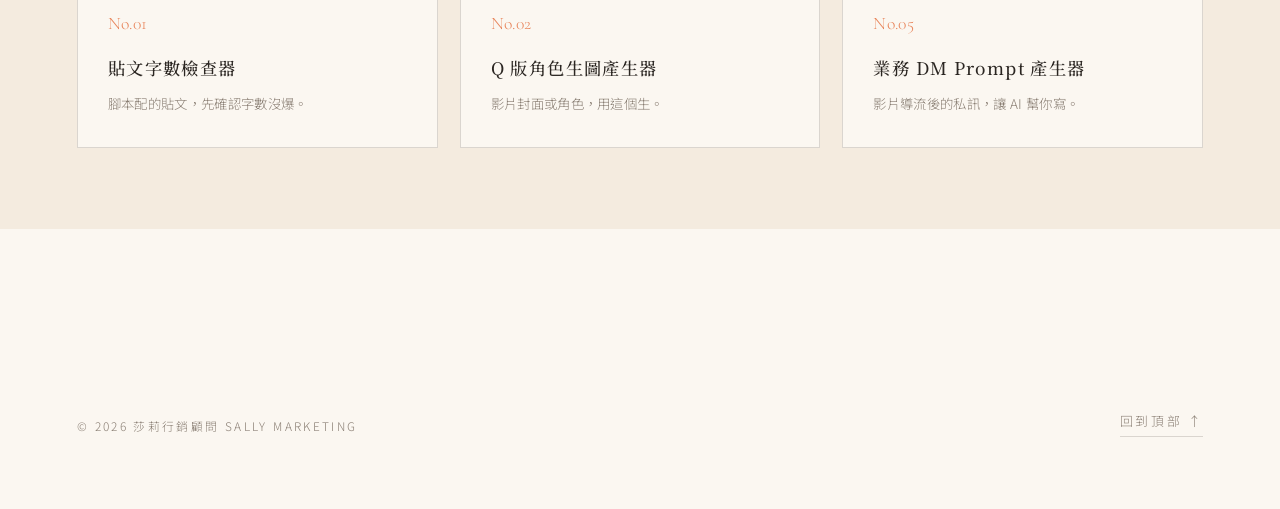
<file: tools/video-script.html>
<!DOCTYPE html>
<html lang="zh-Hant">
<head>
<meta charset="UTF-8">
<meta name="viewport" content="width=device-width, initial-scale=1.0">
<title>短影音腳本 Prompt 產生器 — 莎莉 AI 工具室</title>
<link rel="preconnect" href="https://fonts.googleapis.com"><link rel="preconnect" href="https://fonts.gstatic.com" crossorigin>
<link href="https://fonts.googleapis.com/css2?family=Cormorant+Garamond:ital,wght@0,400;0,500;0,600;1,400&family=Noto+Serif+TC:wght@400;500;600&family=Noto+Sans+TC:wght@300;400;500&display=swap" rel="stylesheet">
<link rel="stylesheet" href="../assets/atelier.css">
</head>
<body>
<nav><a class="logo" href="../index.html">台東女子<em>｜莎莉北漂中</em></a><a class="back" href="../index.html">← 回工具室</a></nav>

<header class="tool-head">
  <div class="crumb"><a href="../index.html">Atelier</a> — Collection — No.13</div>
  <div class="head-row"><span class="no">No.13</span><h1>短影音腳本 Prompt 產生器</h1></div>
  <div class="meta-row"><span class="cat-tag">文案內容</span><span class="status">已上線</span></div>
  <p class="lead">填品牌資訊與主題，產出一段對齊「短影音腳本手」方法的 prompt——固定 30 秒、先給三個切角、選一個再展開五段式腳本（字幕＋口白），最後附口白檢查報告。複製貼進你的 Scriptwriter，或任何 ChatGPT／Claude 都照規矩跑。</p>
</header>

<section class="embed-sec">
  <div class="embed-frame">
    <div class="bar"><i></i><i></i><i></i><span>video-script</span></div>
    <div class="tool-mount" id="mount"></div>
  </div>
</section>

<section class="steps">
  <div class="sec-label">HOW TO USE — 三步驟</div>
  <div class="step-grid">
    <div class="step"><div class="n">i.</div><h3>填品牌與主題</h3><p>品牌一句話介紹、受眾、語氣、影片目標、這支要講什麼。</p></div>
    <div class="step"><div class="n">ii.</div><h3>複製貼進 AI</h3><p>貼進你的「短影音腳本手」或任何 ChatGPT／Claude，它會先給你三個切角。</p></div>
    <div class="step"><div class="n">iii.</div><h3>選一個，展開腳本</h3><p>回覆選哪個角度，AI 展開 30 秒五段式腳本＋口白檢查報告。</p></div>
  </div>
</section>

<section class="notes"><div class="note-box"><h4>使用前請知道 NOTES</h4><ul>
  <li>固定 30 秒、一支只講一件事——口白控制在 120-150 字，正常語速剛好唸完。</li>
  <li>三個切角差異要大，挑最戳你受眾的那個再展開。</li>
  <li>字幕不是口白逐字稿，是精華摘要（比口白短 30-50%）。</li>
  <li>這工具不呼叫 AI、不花錢、不收資料，只幫你把 prompt 寫好。</li>
</ul></div></section>

<section class="next-sec"><h2>下一件藏品</h2><div class="next-grid">
  <a class="next-card" href="word-count.html"><div class="no">No.01</div><h3>貼文字數檢查器</h3><p>腳本配的貼文，先確認字數沒爆。</p></a>
  <a class="next-card" href="chibi-maker.html"><div class="no">No.02</div><h3>Q 版角色生圖產生器</h3><p>影片封面或角色，用這個生。</p></a>
  <a class="next-card" href="dm-builder.html"><div class="no">No.05</div><h3>業務 DM Prompt 產生器</h3><p>影片導流後的私訊，讓 AI 幫你寫。</p></a>
</div></section>

<footer><div class="foot-row"><small>© 2026 莎莉行銷顧問 SALLY MARKETING</small><a class="top" href="#">回到頂部 ↑</a></div></footer>

<script src="../assets/tools.js"></script>
<script src="../assets/silk.js"></script>
<script>Atelier.prompt(document.getElementById('mount'), Atelier.CONFIGS.video);</script>
</body>
</html>
</file>
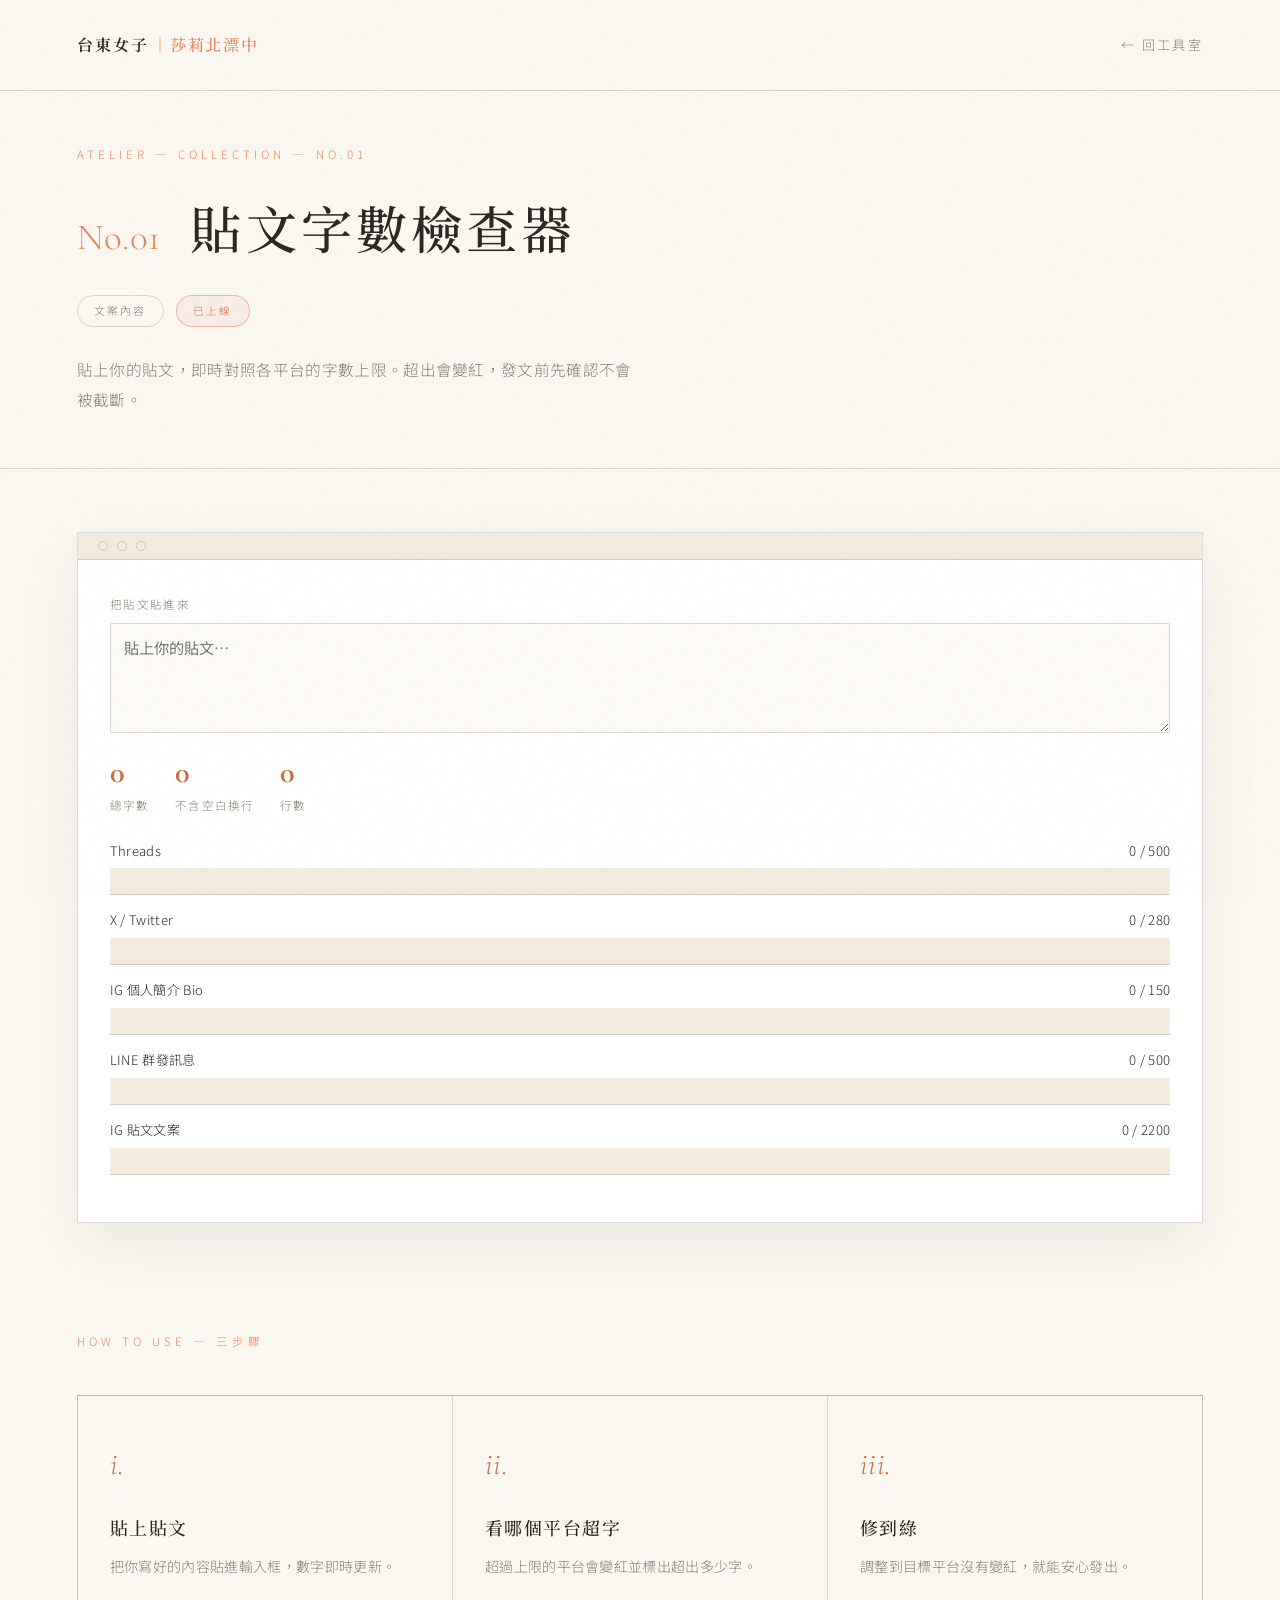
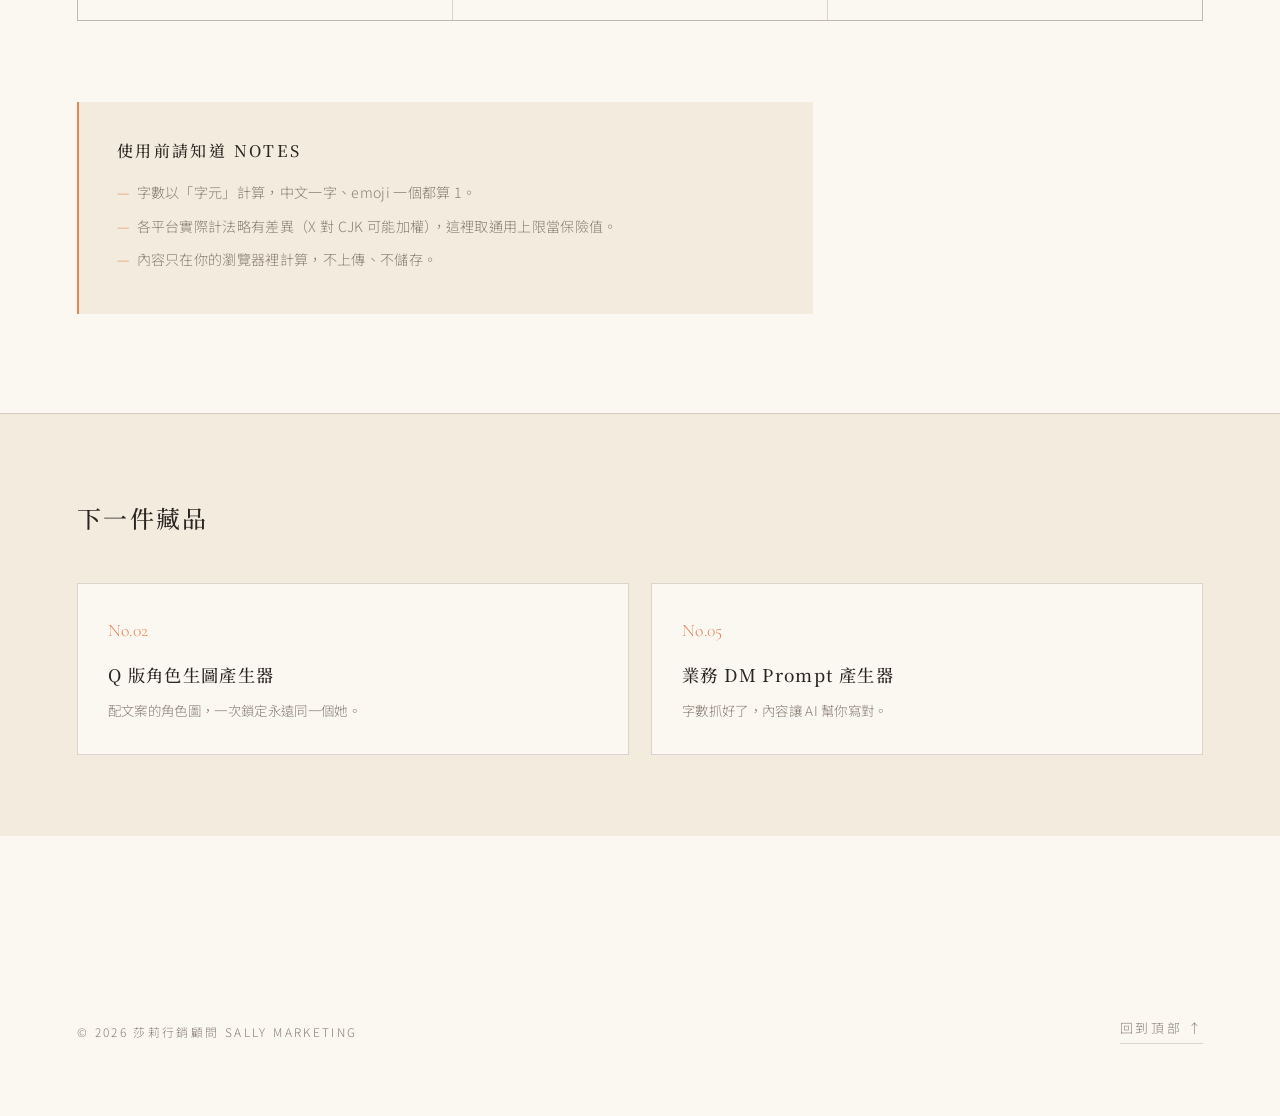
<file: tools/word-count.html>
<!DOCTYPE html>
<html lang="zh-Hant">
<head>
<meta charset="UTF-8">
<meta name="viewport" content="width=device-width, initial-scale=1.0">
<title>貼文字數檢查器 — 莎莉 AI 工具室</title>
<link rel="preconnect" href="https://fonts.googleapis.com"><link rel="preconnect" href="https://fonts.gstatic.com" crossorigin>
<link href="https://fonts.googleapis.com/css2?family=Cormorant+Garamond:ital,wght@0,400;0,500;0,600;1,400&family=Noto+Serif+TC:wght@400;500;600&family=Noto+Sans+TC:wght@300;400;500&display=swap" rel="stylesheet">
<link rel="stylesheet" href="../assets/atelier.css">
</head>
<body>
<nav><a class="logo" href="../index.html">台東女子<em>｜莎莉北漂中</em></a><a class="back" href="../index.html">← 回工具室</a></nav>

<header class="tool-head">
  <div class="crumb"><a href="../index.html">Atelier</a> — Collection — No.01</div>
  <div class="head-row"><span class="no">No.01</span><h1>貼文字數檢查器</h1></div>
  <div class="meta-row"><span class="cat-tag">文案內容</span><span class="status">已上線</span></div>
  <p class="lead">貼上你的貼文，即時對照各平台的字數上限。超出會變紅，發文前先確認不會被截斷。</p>
</header>

<section class="embed-sec">
  <div class="embed-frame">
    <div class="bar"><i></i><i></i><i></i><span>word-count</span></div>
    <div class="tool-mount" id="mount"></div>
  </div>
</section>

<section class="steps">
  <div class="sec-label">HOW TO USE — 三步驟</div>
  <div class="step-grid">
    <div class="step"><div class="n">i.</div><h3>貼上貼文</h3><p>把你寫好的內容貼進輸入框，數字即時更新。</p></div>
    <div class="step"><div class="n">ii.</div><h3>看哪個平台超字</h3><p>超過上限的平台會變紅並標出超出多少字。</p></div>
    <div class="step"><div class="n">iii.</div><h3>修到綠</h3><p>調整到目標平台沒有變紅，就能安心發出。</p></div>
  </div>
</section>

<section class="notes"><div class="note-box"><h4>使用前請知道 NOTES</h4><ul>
  <li>字數以「字元」計算，中文一字、emoji 一個都算 1。</li>
  <li>各平台實際計法略有差異（X 對 CJK 可能加權），這裡取通用上限當保險值。</li>
  <li>內容只在你的瀏覽器裡計算，不上傳、不儲存。</li>
</ul></div></section>

<section class="next-sec"><h2>下一件藏品</h2><div class="next-grid">
  <a class="next-card" href="chibi-maker.html"><div class="no">No.02</div><h3>Q 版角色生圖產生器</h3><p>配文案的角色圖，一次鎖定永遠同一個她。</p></a>
  <a class="next-card" href="dm-builder.html"><div class="no">No.05</div><h3>業務 DM Prompt 產生器</h3><p>字數抓好了，內容讓 AI 幫你寫對。</p></a>
</div></section>

<footer><div class="foot-row"><small>© 2026 莎莉行銷顧問 SALLY MARKETING</small><a class="top" href="#">回到頂部 ↑</a></div></footer>

<script src="../assets/tools.js"></script>
<script src="../assets/silk.js"></script>
<script>Atelier.wordCount(document.getElementById('mount'));</script>
</body>
</html>
</file>
<file: assets/atelier.css>
/* ============================================================
   莎莉 AI 工具室 — 靜奢編輯風 共用樣式
   奶油 × 海洋藍 × 金；Cormorant / Noto Serif TC / Noto Sans TC
   ============================================================ */
:root{
  /* 莎莉品牌：暖橘 × 文青思源宋體 */
  --cream:#FBF7F1; --cream-deep:#F4EBDF; --ink:#2B2622; --ink-soft:#8A7F74;
  --ocean:#CF6A40; --gold:#E8845A; --terra:#C0492E; --line:rgba(43,38,34,.16);
  --brush:'Noto Serif TC',serif;
}
*{margin:0;padding:0;box-sizing:border-box}
html{scroll-behavior:smooth}
body{
  background:var(--cream); color:var(--ink);
  font-family:'Noto Sans TC',sans-serif; font-weight:300;
  letter-spacing:.02em; line-height:1.9; -webkit-font-smoothing:antialiased;
}
body::before{
  content:"";position:fixed;inset:0;pointer-events:none;z-index:999;
  background-image:url("data:image/svg+xml,%3Csvg viewBox='0 0 200 200' xmlns='http://www.w3.org/2000/svg'%3E%3Cfilter id='n'%3E%3CfeTurbulence type='fractalNoise' baseFrequency='0.8' numOctaves='2'/%3E%3C/filter%3E%3Crect width='100%25' height='100%25' filter='url(%23n)' opacity='0.025'/%3E%3C/svg%3E");
}
.serif{font-family:'Cormorant Garamond','Noto Serif TC',serif}
em{font-style:italic}

/* nav */
nav{
  display:flex;justify-content:space-between;align-items:center;
  padding:30px 6vw;position:fixed;top:0;left:0;right:0;z-index:50;
  background:transparent;transition:background .4s,backdrop-filter .4s,border-color .4s;
  border-bottom:1px solid transparent;
}
nav.solid{background:rgba(251,247,241,.9);backdrop-filter:blur(8px);border-bottom-color:var(--line)}
.logo{font-family:var(--brush);font-weight:600;font-size:1rem;letter-spacing:.12em;white-space:nowrap;text-decoration:none;color:var(--ink)}
.logo em{font-family:inherit;font-style:normal;font-weight:500;letter-spacing:.12em;color:var(--gold);margin-left:.2em}
@media(max-width:420px){.logo{font-size:.86rem;letter-spacing:.06em}}
nav ul{display:flex;gap:38px;list-style:none}
nav a.lk{color:var(--ink-soft);text-decoration:none;font-size:.82rem;letter-spacing:.18em;transition:color .3s}
nav a.lk:hover{color:var(--ocean)}
nav .back{color:var(--ink-soft);text-decoration:none;font-size:.82rem;letter-spacing:.18em;transition:.3s}
nav .back:hover{color:var(--ocean)}

/* buttons */
.btn{
  display:inline-block;padding:15px 42px;border:1px solid var(--ink);color:var(--ink);
  text-decoration:none;font-size:.85rem;letter-spacing:.25em;position:relative;overflow:hidden;
  transition:color .4s;z-index:1;background:rgba(251,247,241,.4);cursor:pointer;font-family:inherit;
}
.btn::after{content:"";position:absolute;inset:0;background:var(--ink);transform:scaleX(0);transform-origin:left;transition:transform .4s cubic-bezier(.6,0,.2,1);z-index:-1}
.btn:hover{color:var(--cream)}
.btn:hover::after{transform:scaleX(1)}
.ghost{border:none;color:var(--ink-soft);font-size:.85rem;letter-spacing:.2em;text-decoration:none;border-bottom:1px solid var(--line);padding-bottom:4px;transition:.3s;background:none;cursor:pointer;font-family:inherit}
.ghost:hover{color:var(--ocean);border-color:var(--ocean)}

/* ===== landing hero ===== */
.hero{position:relative;min-height:100vh;display:flex;flex-direction:column;justify-content:center;padding:104px 6vw 40px;overflow:hidden}
#silk{position:absolute;inset:0;width:100%;height:100%;display:block}
.hero--static{background:radial-gradient(120% 90% at 78% 12%, rgba(207,106,64,.16), transparent 55%), radial-gradient(90% 70% at 12% 92%, rgba(232,132,90,.14), transparent 50%), linear-gradient(160deg,var(--cream),var(--cream-deep))}
.hero-content{position:relative;z-index:2}
.hero-label{font-size:.72rem;letter-spacing:.4em;color:var(--gold);text-transform:uppercase;margin-bottom:34px;animation:rise .9s .3s cubic-bezier(.2,.7,.2,1) both}
.hero h1{font-family:var(--brush);font-weight:500;font-size:clamp(2.5rem,6vw,4.7rem);line-height:1.35;letter-spacing:.06em;max-width:21em;animation:rise .9s .42s cubic-bezier(.2,.7,.2,1) both}
.hero h1 .it{font-family:'Cormorant Garamond',serif;font-style:italic;font-weight:400;color:var(--ocean)}
.hero p{margin-top:40px;max-width:34em;color:var(--ink-soft);font-size:1rem;animation:rise .9s .54s cubic-bezier(.2,.7,.2,1) both}
.hero-cta{margin-top:54px;display:flex;gap:28px;align-items:center;flex-wrap:wrap;animation:rise .9s .66s cubic-bezier(.2,.7,.2,1) both}
.scroll-cue{position:absolute;left:6vw;bottom:6vh;z-index:2;font-family:'Cormorant Garamond',serif;font-style:italic;font-size:.95rem;color:var(--ink-soft);animation:rise .9s 1s both}
.scroll-cue::after{content:"";display:block;width:1px;height:46px;background:var(--ink-soft);margin:12px 0 0 4px;animation:drip 2.2s ease-in-out infinite;transform-origin:top;opacity:.5}
.hero-hint{position:absolute;right:6vw;bottom:6vh;z-index:2;text-align:right;font-size:.7rem;letter-spacing:.3em;color:var(--ink-soft);animation:rise .9s .9s cubic-bezier(.2,.7,.2,1) both}
.hero-hint .line{display:inline-block;width:54px;height:1px;background:var(--ink-soft);vertical-align:middle;margin-left:14px;opacity:.5}
@keyframes rise{from{opacity:0;transform:translateY(28px)}to{opacity:1;transform:none}}
@keyframes drip{0%{transform:scaleY(0)}45%{transform:scaleY(1)}100%{transform:scaleY(1);opacity:0}}
@media(prefers-reduced-motion:reduce){.hero-label,.hero h1,.hero p,.hero-cta,.scroll-cue,.hero-hint{animation:none}.scroll-cue::after{animation:none}}

/* strip marquee */
.strip{border-top:1px solid var(--line);border-bottom:1px solid var(--line);padding:22px 0;overflow:hidden;white-space:nowrap;background:var(--cream-deep);position:relative;z-index:3}
.strip-inner{display:inline-block;animation:marquee 32s linear infinite;font-family:'Cormorant Garamond',serif;font-style:italic;font-size:1.1rem;color:var(--ink-soft);letter-spacing:.12em}
.strip-inner span{margin:0 3em}
@keyframes marquee{from{transform:translateX(0)}to{transform:translateX(-50%)}}

/* ===== section heads ===== */
.sec-head{display:flex;justify-content:space-between;align-items:flex-end;margin-bottom:20px;flex-wrap:wrap;gap:22px}
.sec-head h2{font-family:var(--brush);font-weight:500;font-size:clamp(1.7rem,3.2vw,2.5rem);letter-spacing:.08em}
.sec-head .idx{font-size:.72rem;letter-spacing:.35em;color:var(--gold);margin-bottom:13px}
.sec-head p{color:var(--ink-soft);font-size:.92rem;max-width:26em}

/* ===== tool list (editorial rows) ===== */
.tools{padding:13vh 6vw}
.cat-label{font-family:var(--brush);font-size:1.2rem;color:var(--ocean);letter-spacing:.06em;margin:54px 0 6px}
.tool-list{border-top:1px solid var(--line)}
.tool{display:grid;grid-template-columns:88px 1fr auto;gap:30px;align-items:baseline;padding:38px 8px;border-bottom:1px solid var(--line);text-decoration:none;color:inherit;transition:background .35s,padding-left .35s}
.tool:hover{background:rgba(207,106,64,.05);padding-left:22px}
.tool .no{font-family:'Cormorant Garamond',serif;font-size:1.5rem;color:var(--gold)}
.tool h3{font-family:'Noto Serif TC',serif;font-weight:500;font-size:1.3rem;letter-spacing:.08em;margin-bottom:7px}
.tool .desc{color:var(--ink-soft);font-size:.9rem;max-width:38em}
.tool .ext{font-size:.62rem;letter-spacing:.2em;color:var(--ink-soft);border:1px solid var(--line);border-radius:100px;padding:2px 10px;margin-left:10px;vertical-align:middle}
.tool .arrow{font-family:'Cormorant Garamond',serif;font-size:1.5rem;color:var(--ocean);opacity:0;transform:translateX(-12px);transition:.35s}
.tool:hover .arrow{opacity:1;transform:none}

/* quote band */
.quote{padding:15vh 6vw;text-align:center;background:var(--cream-deep);border-top:1px solid var(--line);border-bottom:1px solid var(--line)}
.quote blockquote{font-family:var(--brush);font-weight:500;font-size:clamp(1.4rem,2.8vw,2.1rem);line-height:1.9;letter-spacing:.1em;max-width:24em;margin:0 auto}
.quote .mark{font-family:'Cormorant Garamond',serif;font-size:4rem;color:var(--gold);line-height:0;display:block;margin-bottom:28px}
.quote cite{display:block;margin-top:38px;font-style:normal;font-size:.78rem;letter-spacing:.35em;color:var(--ink-soft)}

/* footer */
footer{padding:12vh 6vw 8vh}
footer .big{font-family:var(--brush);font-size:clamp(2.2rem,5.2vw,4rem);font-weight:500;line-height:1.4;letter-spacing:.04em;max-width:18em}
footer .big em{color:var(--ocean)}
.foot-row{display:flex;justify-content:space-between;align-items:flex-end;margin-top:72px;flex-wrap:wrap;gap:22px}
.foot-row small{color:var(--ink-soft);font-size:.74rem;letter-spacing:.2em}
footer .top{color:var(--ink-soft);text-decoration:none;font-size:.8rem;letter-spacing:.2em;border-bottom:1px solid var(--line);padding-bottom:3px}
footer .top:hover{color:var(--ocean)}
.socials{display:flex;gap:32px;flex-wrap:wrap;margin-top:36px}
.socials a{font-family:'Noto Serif TC',serif;font-size:1.15rem;letter-spacing:.06em;color:var(--ink);text-decoration:none;border-bottom:1px solid var(--line);padding-bottom:6px;transition:.3s}
.socials a:hover{color:var(--ocean);border-color:var(--ocean)}

/* ===== tool detail page ===== */
.tool-head{padding:16vh 6vw 6vh;border-bottom:1px solid var(--line)}
.crumb{font-size:.72rem;letter-spacing:.35em;color:var(--gold);text-transform:uppercase;margin-bottom:26px;animation:rise .8s both}
.crumb a{color:inherit;text-decoration:none}
.crumb a:hover{color:var(--ocean)}
.head-row{display:flex;align-items:baseline;gap:30px;flex-wrap:wrap;animation:rise .8s .1s both}
.head-row .no{font-family:'Cormorant Garamond',serif;font-size:2.3rem;color:var(--gold)}
.tool-head h1{font-family:var(--brush);font-weight:500;font-size:clamp(1.9rem,4.4vw,3.2rem);letter-spacing:.08em;line-height:1.4}
.meta-row{display:flex;gap:12px;margin-top:22px;flex-wrap:wrap;animation:rise .8s .2s both}
.cat-tag{font-size:.68rem;letter-spacing:.2em;color:var(--ink-soft);border:1px solid var(--line);border-radius:100px;padding:4px 16px}
.status{font-size:.66rem;letter-spacing:.22em;padding:5px 16px;border-radius:100px;color:var(--ocean);border:1px solid rgba(207,106,64,.4);background:rgba(207,106,64,.06)}
.tool-head p.lead{margin-top:28px;max-width:36em;color:var(--ink-soft);font-size:.98rem;animation:rise .8s .3s both}

.embed-sec{padding:7vh 6vw}
.embed-frame{border:1px solid var(--line);background:#fff;box-shadow:0 24px 60px rgba(43,42,38,.07)}
.embed-frame .bar{display:flex;align-items:center;gap:9px;padding:13px 20px;border-bottom:1px solid var(--line);background:var(--cream-deep)}
.embed-frame .bar i{width:10px;height:10px;border-radius:50%;border:1px solid var(--line)}
.embed-frame .bar{overflow:hidden}
.embed-frame .bar span{font-family:'Cormorant Garamond',serif;font-style:italic;font-size:.9rem;color:var(--ink-soft);margin-left:8px;flex:1;min-width:0;white-space:nowrap;overflow:hidden;text-overflow:ellipsis}
.tool-mount{padding:34px 32px}
@media(max-width:640px){.tool-mount{padding:24px 18px}}

/* steps */
.steps{padding:5vh 6vw 9vh}
.sec-label{font-size:.72rem;letter-spacing:.35em;color:var(--gold);margin-bottom:42px}
.step-grid{display:grid;grid-template-columns:repeat(auto-fit,minmax(230px,1fr));gap:1px;background:var(--line);border:1px solid var(--line)}
.step{background:var(--cream);padding:40px 32px}
.step .n{font-family:'Cormorant Garamond',serif;font-style:italic;font-size:1.9rem;color:var(--ocean)}
.step h3{font-family:'Noto Serif TC',serif;font-weight:500;font-size:1.12rem;letter-spacing:.08em;margin:16px 0 9px}
.step p{color:var(--ink-soft);font-size:.88rem}

/* notes */
.notes{padding:0 6vw 11vh}
.note-box{border-left:2px solid var(--gold);background:var(--cream-deep);padding:34px 38px;max-width:46em}
.note-box h4{font-family:'Noto Serif TC',serif;font-weight:500;font-size:1rem;letter-spacing:.15em;margin-bottom:13px}
.note-box ul{list-style:none}
.note-box li{color:var(--ink-soft);font-size:.88rem;padding-left:1.4em;position:relative;margin-bottom:7px}
.note-box li::before{content:"—";position:absolute;left:0;color:var(--gold)}

/* next tools */
.next-sec{padding:9vh 6vw;background:var(--cream-deep);border-top:1px solid var(--line)}
.next-sec h2{font-family:var(--brush);font-weight:500;font-size:1.5rem;letter-spacing:.1em;margin-bottom:42px}
.next-grid{display:grid;grid-template-columns:repeat(auto-fit,minmax(250px,1fr));gap:22px}
.next-card{border:1px solid var(--line);padding:30px;background:var(--cream);text-decoration:none;color:inherit;transition:.3s}
.next-card:hover{border-color:var(--ocean);transform:translateY(-4px)}
.next-card .no{font-family:'Cormorant Garamond',serif;font-size:1.1rem;color:var(--gold)}
.next-card h3{font-family:'Noto Serif TC',serif;font-weight:500;font-size:1.08rem;letter-spacing:.08em;margin:12px 0 6px}
.next-card p{color:var(--ink-soft);font-size:.84rem}

/* ===== tool form controls (inside .tool-mount) ===== */
.field{display:block;margin-bottom:16px}
.field .lab{font-size:.72rem;letter-spacing:.12em;color:var(--ink-soft);display:block;margin-bottom:7px}
.tool-mount input[type=text],.tool-mount input[type=number],.tool-mount textarea,.tool-mount select{
  width:100%;background:#FCFAF5;border:1px solid var(--line);border-radius:2px;color:var(--ink);
  padding:11px 13px;font-size:.95rem;font-family:inherit;transition:border-color .25s}
.tool-mount textarea{min-height:110px;resize:vertical;line-height:1.7}
.tool-mount select{cursor:pointer}
.tool-mount input:focus,.tool-mount textarea:focus,.tool-mount select:focus{outline:none;border-color:var(--ocean)}
.t-btn{font-family:inherit;font-size:.78rem;letter-spacing:.18em;cursor:pointer;border-radius:2px;padding:11px 22px;border:1px solid var(--ink);background:var(--ink);color:var(--cream);transition:.3s}
.t-btn:hover{background:transparent;color:var(--ink)}
.t-btn.sec{background:transparent;color:var(--ink)}
.t-btn.sec:hover{border-color:var(--ocean);color:var(--ocean)}
.t-row{display:flex;gap:10px;flex-wrap:wrap;margin-top:14px}
.t-out{background:#FCFAF5;border:1px dashed var(--line);border-radius:2px;padding:15px;font-size:.9rem;white-space:pre-wrap;color:#4a443c;line-height:1.75;margin-top:8px}
.t-note{font-size:.78rem;color:var(--ink-soft);background:rgba(232,132,90,.1);border-radius:2px;padding:10px 14px;margin-top:16px}
.t-note b{color:var(--gold)}
.t-stats{display:flex;gap:26px;flex-wrap:wrap;margin:14px 0 20px}
.t-stats b{font-family:'Cormorant Garamond',serif;font-size:1.9rem;color:var(--ocean);display:block;line-height:1}
.t-stats .s{font-size:.72rem;letter-spacing:.1em;color:var(--ink-soft)}
.plat{margin-bottom:13px}
.plat-top{display:flex;justify-content:space-between;font-size:.82rem;margin-bottom:5px}
.plat-top .ct.over{color:var(--terra);font-weight:500}
.bar{height:5px;background:var(--cream-deep);border-radius:0;overflow:hidden}
.bar>span{display:block;height:100%;background:var(--ocean);transition:width .2s,background .2s}
.bar>span.over{background:var(--terra)}.bar>span.none{background:#cbbfad}
.qhead,.qrow{display:grid;grid-template-columns:1fr 92px 34px;gap:8px}
.qhead{font-size:.7rem;letter-spacing:.1em;color:var(--ink-soft);margin-bottom:7px}
.qrow{align-items:center;margin-bottom:8px}
.qrow .del{background:none;border:1px solid var(--line);color:var(--ink-soft);border-radius:2px;padding:7px;line-height:1;cursor:pointer}
.qrow .del:hover{color:var(--terra);border-color:var(--terra)}
.qtotal{border-top:1px solid var(--line);margin-top:16px;padding-top:14px}
.qtotal .line{display:flex;justify-content:space-between;font-size:.86rem;color:var(--ink-soft);margin-bottom:5px}
.qtotal .grand{font-family:'Cormorant Garamond',serif;font-size:1.8rem;color:var(--ocean)}

@media(max-width:760px){
  nav ul{display:none}
  .tool{grid-template-columns:48px 1fr}
  .tool .arrow{display:none}
  .hero-hint{display:none}
}
</file>
